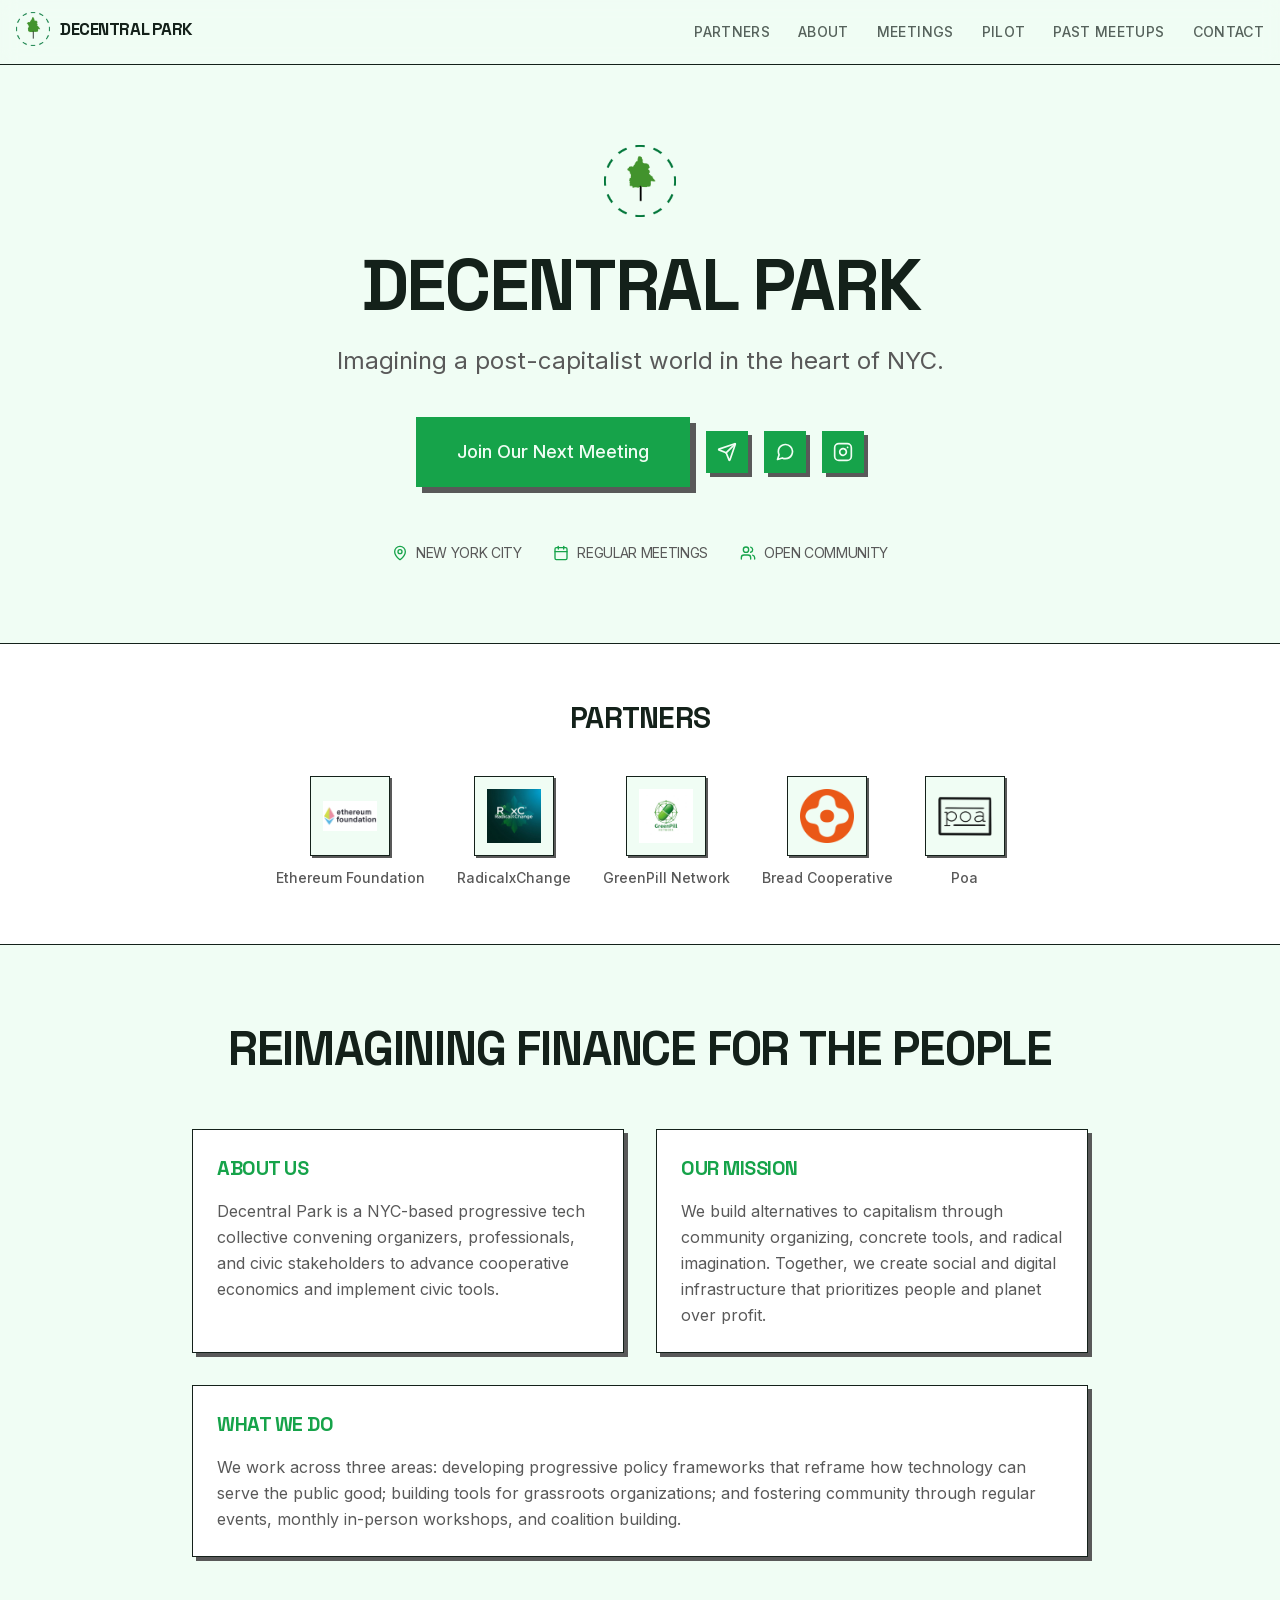
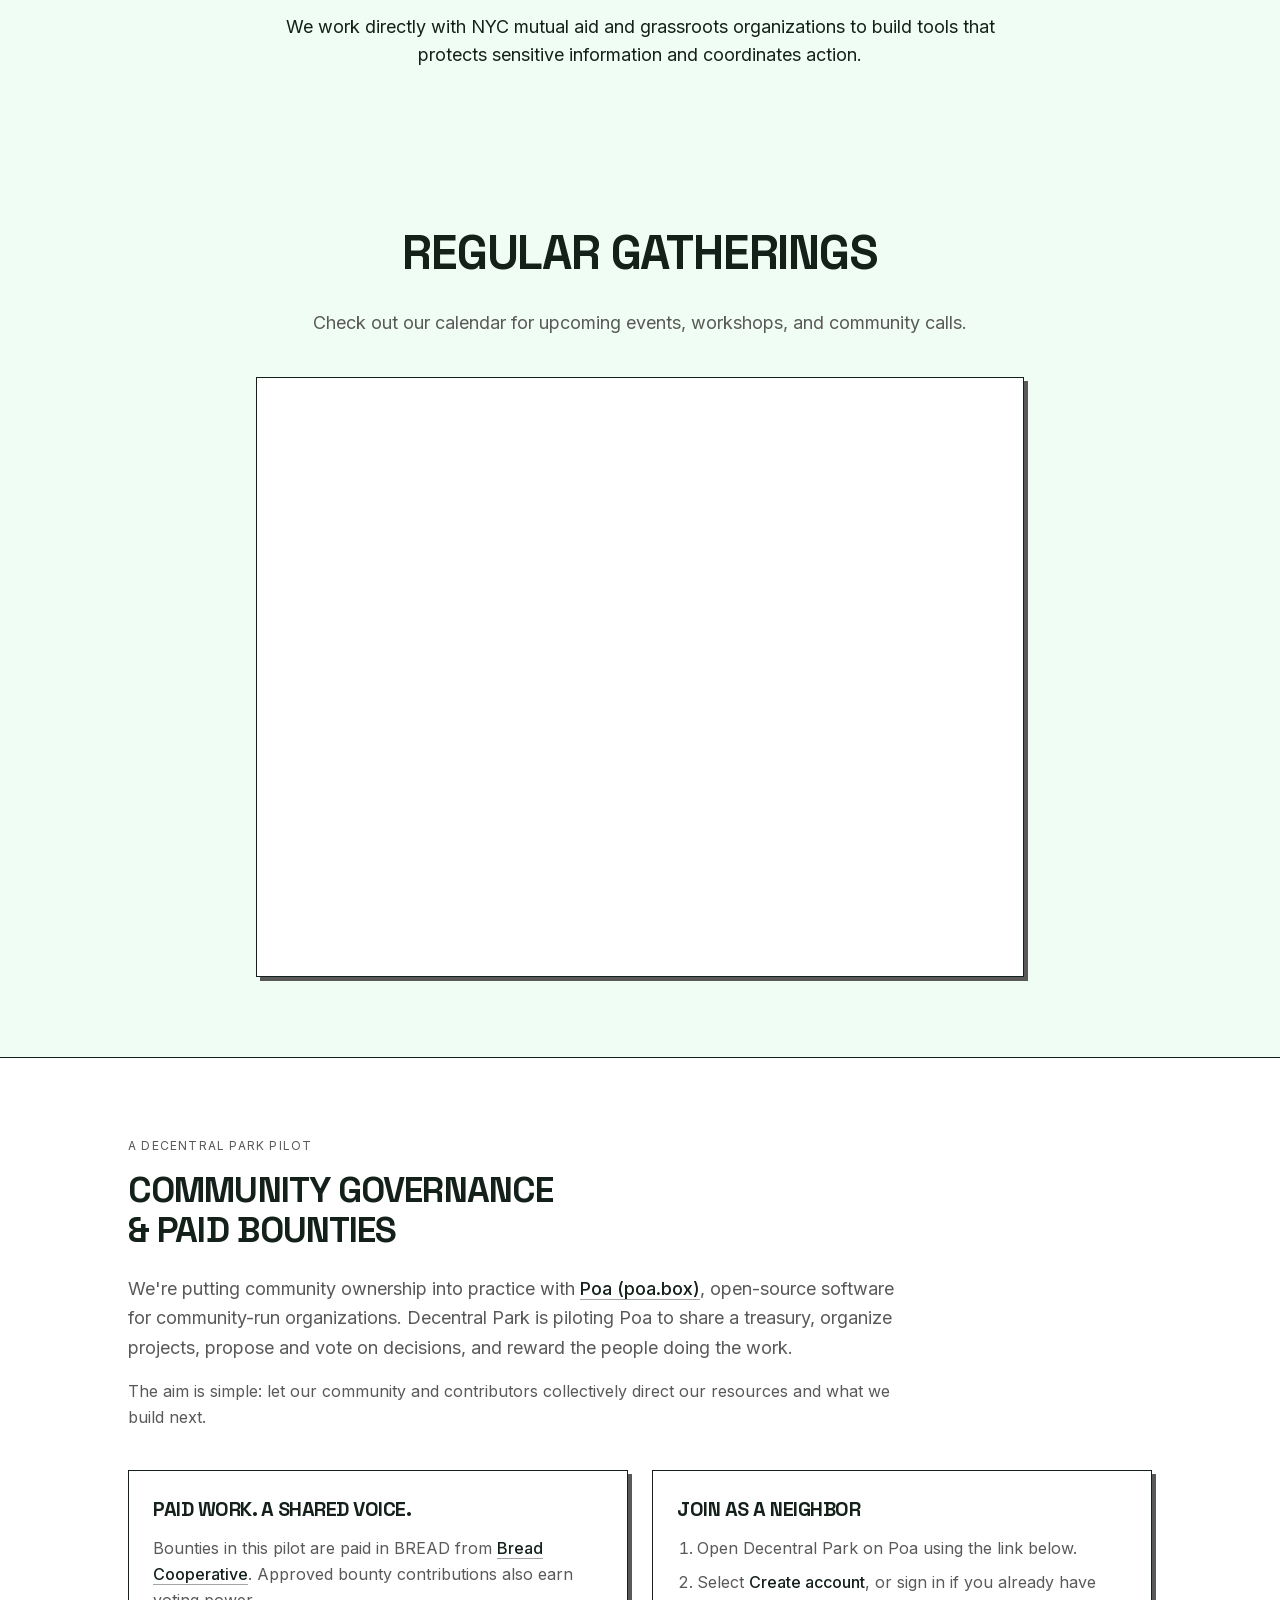
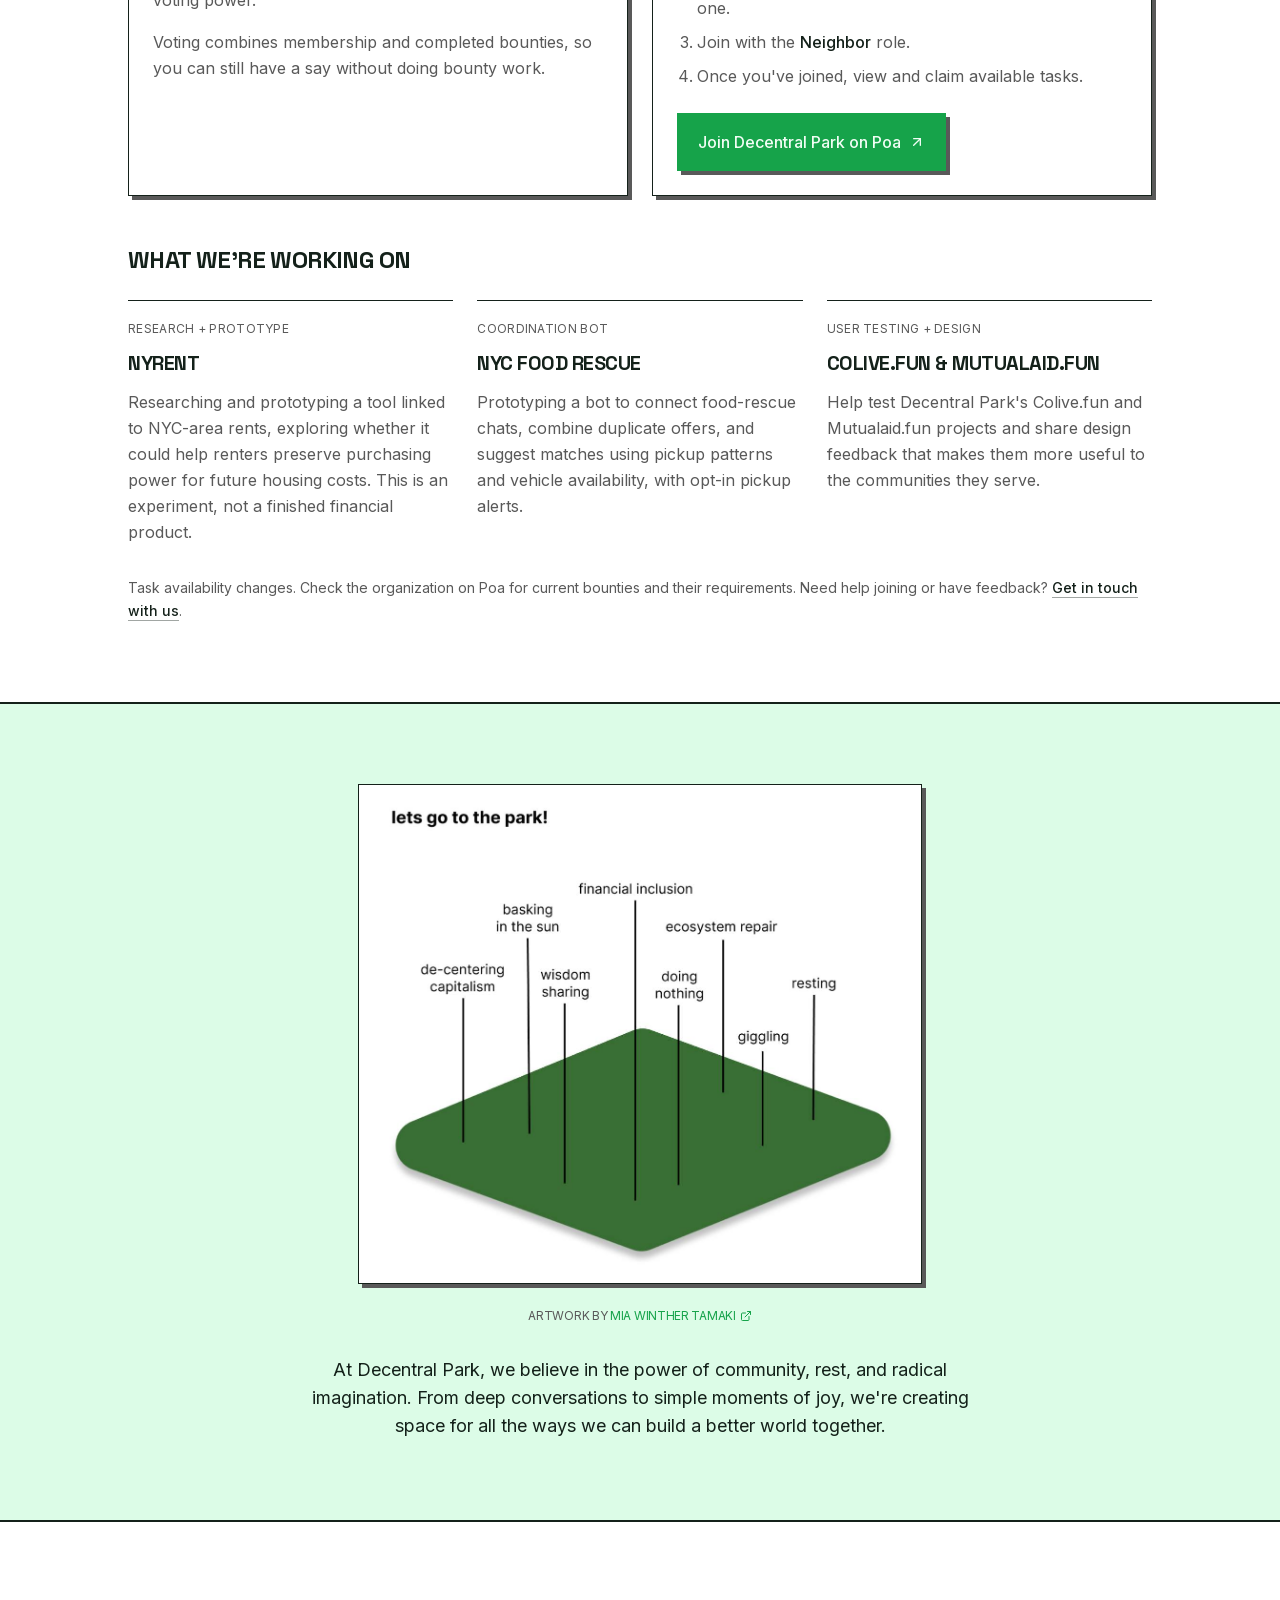
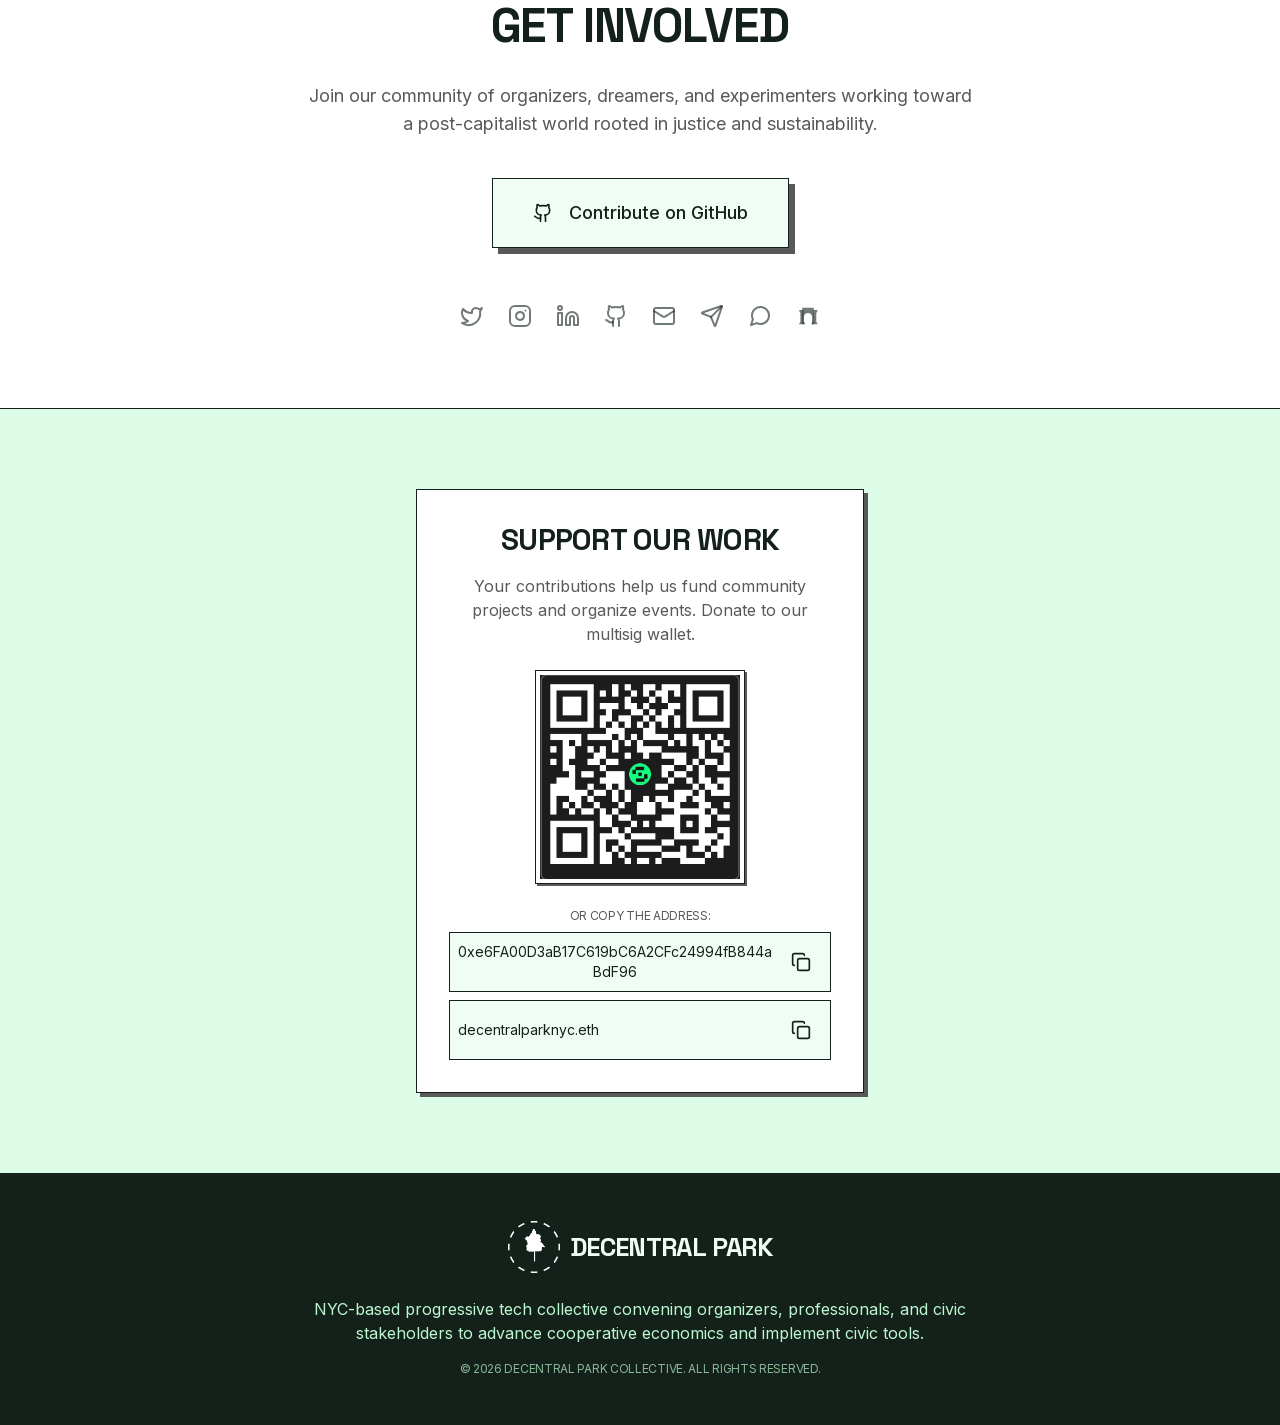
<file: index.html>
<!DOCTYPE html><!--_FNEH_xPzov5iOjbWN_JB--><html lang="en" data-app="fund" class="__variable_49a339 __variable_fa2f99 __variable_6d24ac"><head><meta charSet="utf-8"/><meta name="viewport" content="width=device-width, initial-scale=1"/><link rel="preload" href="/_next/static/media/36966cca54120369-s.p.woff2" as="font" crossorigin="" type="font/woff2"/><link rel="preload" href="/_next/static/media/558ca1a6aa3cb55e-s.p.woff2" as="font" crossorigin="" type="font/woff2"/><link rel="preload" href="/_next/static/media/e4af272ccee01ff0-s.p.woff2" as="font" crossorigin="" type="font/woff2"/><link rel="preload" as="image" href="/images/decentralpark-mark.png"/><link rel="preload" as="image" href="/ethereum-foundation-logo.png"/><link rel="preload" as="image" href="/radicalxchange-rxc-logo.jpg"/><link rel="preload" as="image" href="/greenpill-network-logo-green-pill.jpg"/><link rel="preload" as="image" href="/bread-cooperative-logo.png"/><link rel="preload" as="image" href="/poa-logo.png"/><link rel="preload" as="image" href="/images/park-activities.jpg"/><link rel="stylesheet" href="/_next/static/css/b292b9ec24d08e16.css" data-precedence="next"/><link rel="stylesheet" href="/_next/static/css/d121593f92494ee9.css" data-precedence="next"/><link rel="preload" as="script" fetchPriority="low" href="/_next/static/chunks/webpack-f4da073494d581d5.js"/><script src="/_next/static/chunks/4bd1b696-c023c6e3521b1417.js" async=""></script><script src="/_next/static/chunks/255-bc8b3b9a93d25a64.js" async=""></script><script src="/_next/static/chunks/main-app-50843e9218b1da66.js" async=""></script><script src="/_next/static/chunks/916-06586c9ccf376800.js" async=""></script><script src="/_next/static/chunks/515-12d565e418f67bae.js" async=""></script><script src="/_next/static/chunks/app/page-9577808845629f48.js" async=""></script><meta name="next-size-adjust" content=""/><title>Decentral Park - NYC Progressive Tech Collective</title><meta name="description" content="NYC-based progressive tech collective convening organizers, professionals, and civic stakeholders to advance cooperative economics and implement civic tools."/><meta name="author" content="Decentral Park Collective"/><meta name="keywords" content="post-capitalism,NYC,collective,cooperative economics,community organizing,mutual aid,solidarity economy"/><meta name="creator" content="Decentral Park Collective"/><meta name="publisher" content="Decentral Park Collective"/><meta name="robots" content="index, follow"/><meta name="googlebot" content="index, follow, max-video-preview:-1, max-image-preview:large, max-snippet:-1"/><meta name="google-site-verification" content="your-google-verification-code"/><meta property="og:title" content="Decentral Park - NYC Progressive Tech Collective"/><meta property="og:description" content="NYC-based progressive tech collective convening organizers, professionals, and civic stakeholders to advance cooperative economics and implement civic tools."/><meta property="og:url" content="https://decentralpark.org/"/><meta property="og:site_name" content="Decentral Park"/><meta property="og:locale" content="en_US"/><meta property="og:image" content="http://localhost:3000/og-image.jpg"/><meta property="og:image:width" content="1200"/><meta property="og:image:height" content="630"/><meta property="og:image:alt" content="Decentral Park - NYC Progressive Tech Collective"/><meta property="og:type" content="website"/><meta name="twitter:card" content="summary_large_image"/><meta name="twitter:creator" content="@decentralpark"/><meta name="twitter:title" content="Decentral Park - NYC Progressive Tech Collective"/><meta name="twitter:description" content="NYC-based progressive tech collective convening organizers, professionals, and civic stakeholders to advance cooperative economics and implement civic tools."/><meta name="twitter:image" content="http://localhost:3000/og-image.jpg"/><link rel="icon" href="/favicon.ico" type="image/x-icon" sizes="16x16"/><link rel="apple-touch-icon" href="/apple-icon.png?b0acca49b889628c" type="image/png" sizes="180x180"/><script src="/_next/static/chunks/polyfills-42372ed130431b0a.js" noModule=""></script></head><body class="font-body bg-paper text-ink antialiased"><div hidden=""><!--$--><!--/$--></div><div class="min-h-screen overflow-x-clip bg-paper"><header class="sticky top-0 z-40 border-b border-ink bg-paper/90 backdrop-blur supports-[backdrop-filter]:bg-paper/75"><nav class="container mx-auto flex h-16 items-center justify-between px-4"><a href="#" aria-label="Decentral Park — home" class="shrink-0"><span class="sm:hidden"><img src="/images/decentralpark-mark.png" alt="Decentral Park" width="32" height="32"/></span><span class="hidden sm:inline-flex"><span class="inline-flex items-center gap-2.5"><img src="/images/decentralpark-mark.png" alt="Decentral Park" width="34" height="34"/><span class="font-display font-bold uppercase tracking-tight leading-none text-ink" style="font-size:17px">Decentral Park</span></span></span></a><div class="hidden items-center gap-7 lg:flex"><a href="#partners" class="font-body text-sm font-medium uppercase tracking-wide text-ink/70 hover:text-[var(--accent)] transition-colors">Partners</a><a href="#about" class="font-body text-sm font-medium uppercase tracking-wide text-ink/70 hover:text-[var(--accent)] transition-colors">About</a><a href="#meetings" class="font-body text-sm font-medium uppercase tracking-wide text-ink/70 hover:text-[var(--accent)] transition-colors">Meetings</a><a href="#poa-pilot" class="font-body text-sm font-medium uppercase tracking-wide text-ink/70 hover:text-[var(--accent)] transition-colors">Pilot</a><a href="/past-meetups" class="font-body text-sm font-medium uppercase tracking-wide text-ink/70 hover:text-[var(--accent)] transition-colors">Past Meetups</a><a href="#contact" class="font-body text-sm font-medium uppercase tracking-wide text-ink/70 hover:text-[var(--accent)] transition-colors">Contact</a></div><button type="button" aria-label="Open menu" aria-expanded="false" class="flex h-10 w-10 shrink-0 items-center justify-center text-ink lg:hidden"><svg xmlns="http://www.w3.org/2000/svg" width="24" height="24" viewBox="0 0 24 24" fill="none" stroke="currentColor" stroke-width="2" stroke-linecap="round" stroke-linejoin="round" class="lucide lucide-menu h-7 w-7"><line x1="4" x2="20" y1="12" y2="12"></line><line x1="4" x2="20" y1="6" y2="6"></line><line x1="4" x2="20" y1="18" y2="18"></line></svg></button></nav></header><section class="container mx-auto px-4 py-20 text-center"><div class="max-w-4xl mx-auto"><div class="flex justify-center mb-8"><img src="/images/decentralpark-mark.png" alt="Decentral Park" width="72" height="72"/></div><h1 class="font-display font-bold uppercase tracking-[-0.03em] leading-[0.9] text-4xl sm:text-5xl md:text-7xl text-ink mb-6">Decentral Park</h1><p class="font-body text-xl md:text-2xl text-grey-2 mb-10 leading-relaxed">Imagining a post-capitalist world in the heart of NYC.</p><div class="flex flex-row flex-wrap gap-4 justify-center items-center mb-14"><a href="https://lu.ma/user/usr-WzTqp46PMChk8Xl" target="_blank" rel="noopener noreferrer" class="inline-flex items-center justify-center gap-2 whitespace-nowrap select-none font-body font-medium border transition-[transform,box-shadow,background-color,color] duration-100 ease-out active:translate-x-1 active:translate-y-1 active:shadow-none focus-visible:outline-2 focus-visible:outline-offset-2 focus-visible:outline-ink focus-visible:outline-none disabled:opacity-50 disabled:pointer-events-none [&amp;_svg]:pointer-events-none [&amp;_svg]:shrink-0 bg-[var(--accent)] text-paper border-transparent hover:bg-[var(--accent-hover)] px-10 py-5 text-lg shadow-hard-lg">Join Our Next Meeting</a><a href="https://t.me/+guHaqo9XXpk5ZmNk" target="_blank" rel="noopener noreferrer" title="Join Telegram" class="inline-flex items-center justify-center gap-2 whitespace-nowrap select-none font-body font-medium text-base border transition-[transform,box-shadow,background-color,color] duration-100 ease-out shadow-hard active:translate-x-1 active:translate-y-1 active:shadow-none focus-visible:outline-2 focus-visible:outline-offset-2 focus-visible:outline-ink focus-visible:outline-none disabled:opacity-50 disabled:pointer-events-none [&amp;_svg]:pointer-events-none [&amp;_svg]:shrink-0 bg-[var(--accent)] text-paper border-transparent hover:bg-[var(--accent-hover)] p-2.5 [&amp;_svg]:size-5"><svg xmlns="http://www.w3.org/2000/svg" width="24" height="24" viewBox="0 0 24 24" fill="none" stroke="currentColor" stroke-width="2" stroke-linecap="round" stroke-linejoin="round" class="lucide lucide-send w-5 h-5"><path d="M14.536 21.686a.5.5 0 0 0 .937-.024l6.5-19a.496.496 0 0 0-.635-.635l-19 6.5a.5.5 0 0 0-.024.937l7.93 3.18a2 2 0 0 1 1.112 1.11z"></path><path d="m21.854 2.147-10.94 10.939"></path></svg></a><a href="https://signal.group/#CjQKILyEmoyg-stu3sGG7Aa5pXE3mFi-xp5SheISn8qTMjUuEhBylsAec35xCR-_vDaRg-9u" target="_blank" rel="noopener noreferrer" title="Join Signal" class="inline-flex items-center justify-center gap-2 whitespace-nowrap select-none font-body font-medium text-base border transition-[transform,box-shadow,background-color,color] duration-100 ease-out shadow-hard active:translate-x-1 active:translate-y-1 active:shadow-none focus-visible:outline-2 focus-visible:outline-offset-2 focus-visible:outline-ink focus-visible:outline-none disabled:opacity-50 disabled:pointer-events-none [&amp;_svg]:pointer-events-none [&amp;_svg]:shrink-0 bg-[var(--accent)] text-paper border-transparent hover:bg-[var(--accent-hover)] p-2.5 [&amp;_svg]:size-5"><svg class="w-5 h-5" viewBox="0 0 24 24" fill="none" stroke="currentColor" stroke-width="2" stroke-linecap="round" stroke-linejoin="round"><path d="M21 11.5a8.38 8.38 0 0 1-.9 3.8 8.5 8.5 0 0 1-7.6 4.7 8.38 8.38 0 0 1-3.8-.9L3 21l1.9-5.7a8.38 8.38 0 0 1-.9-3.8 8.5 8.5 0 0 1 4.7-7.6 8.38 8.38 0 0 1 3.8-.9h.5a8.48 8.48 0 0 1 8 8v.5z"></path></svg></a><a href="https://www.instagram.com/decentralparknyc/" target="_blank" rel="noopener noreferrer" title="Follow on Instagram" class="inline-flex items-center justify-center gap-2 whitespace-nowrap select-none font-body font-medium text-base border transition-[transform,box-shadow,background-color,color] duration-100 ease-out shadow-hard active:translate-x-1 active:translate-y-1 active:shadow-none focus-visible:outline-2 focus-visible:outline-offset-2 focus-visible:outline-ink focus-visible:outline-none disabled:opacity-50 disabled:pointer-events-none [&amp;_svg]:pointer-events-none [&amp;_svg]:shrink-0 bg-[var(--accent)] text-paper border-transparent hover:bg-[var(--accent-hover)] p-2.5 [&amp;_svg]:size-5"><svg xmlns="http://www.w3.org/2000/svg" width="24" height="24" viewBox="0 0 24 24" fill="none" stroke="currentColor" stroke-width="2" stroke-linecap="round" stroke-linejoin="round" class="lucide lucide-instagram w-5 h-5"><rect width="20" height="20" x="2" y="2" rx="5" ry="5"></rect><path d="M16 11.37A4 4 0 1 1 12.63 8 4 4 0 0 1 16 11.37z"></path><line x1="17.5" x2="17.51" y1="6.5" y2="6.5"></line></svg></a></div><div class="flex flex-wrap items-center justify-center gap-x-8 gap-y-3 font-mono text-sm uppercase tracking-tight text-grey-2"><div class="flex items-center gap-2"><svg xmlns="http://www.w3.org/2000/svg" width="24" height="24" viewBox="0 0 24 24" fill="none" stroke="currentColor" stroke-width="2" stroke-linecap="round" stroke-linejoin="round" class="lucide lucide-map-pin w-4 h-4 text-[var(--accent)]"><path d="M20 10c0 4.993-5.539 10.193-7.399 11.799a1 1 0 0 1-1.202 0C9.539 20.193 4 14.993 4 10a8 8 0 0 1 16 0"></path><circle cx="12" cy="10" r="3"></circle></svg><span>New York City</span></div><div class="flex items-center gap-2"><svg xmlns="http://www.w3.org/2000/svg" width="24" height="24" viewBox="0 0 24 24" fill="none" stroke="currentColor" stroke-width="2" stroke-linecap="round" stroke-linejoin="round" class="lucide lucide-calendar w-4 h-4 text-[var(--accent)]"><path d="M8 2v4"></path><path d="M16 2v4"></path><rect width="18" height="18" x="3" y="4" rx="2"></rect><path d="M3 10h18"></path></svg><span>Regular Meetings</span></div><div class="flex items-center gap-2"><svg xmlns="http://www.w3.org/2000/svg" width="24" height="24" viewBox="0 0 24 24" fill="none" stroke="currentColor" stroke-width="2" stroke-linecap="round" stroke-linejoin="round" class="lucide lucide-users w-4 h-4 text-[var(--accent)]"><path d="M16 21v-2a4 4 0 0 0-4-4H6a4 4 0 0 0-4 4v2"></path><circle cx="9" cy="7" r="4"></circle><path d="M22 21v-2a4 4 0 0 0-3-3.87"></path><path d="M16 3.13a4 4 0 0 1 0 7.75"></path></svg><span>Open Community</span></div></div></div></section><section id="partners" class="scroll-mt-20 bg-paper-0 border-y border-ink py-14"><div class="container mx-auto px-4"><div class="max-w-4xl mx-auto text-center"><h2 class="font-display font-bold uppercase tracking-tight text-3xl text-ink mb-10">Partners</h2><div class="flex flex-wrap items-center justify-center gap-8"><a href="https://ethereum.foundation" target="_blank" rel="noopener noreferrer" class="group flex flex-col items-center"><div class="w-20 h-20 flex items-center justify-center bg-paper border border-ink shadow-hard-sm p-3 transition-transform group-hover:-translate-x-0.5 group-hover:-translate-y-0.5"><img src="/ethereum-foundation-logo.png" alt="Ethereum Foundation" class="w-full h-full object-contain"/></div><span class="mt-3 font-body text-sm text-grey-2 font-medium group-hover:text-ink">Ethereum Foundation</span></a><a href="https://www.radicalxchange.org" target="_blank" rel="noopener noreferrer" class="group flex flex-col items-center"><div class="w-20 h-20 flex items-center justify-center bg-paper border border-ink shadow-hard-sm p-3 transition-transform group-hover:-translate-x-0.5 group-hover:-translate-y-0.5"><img src="/radicalxchange-rxc-logo.jpg" alt="RadicalxChange" class="w-full h-full object-contain"/></div><span class="mt-3 font-body text-sm text-grey-2 font-medium group-hover:text-ink">RadicalxChange</span></a><a href="https://greenpill.network" target="_blank" rel="noopener noreferrer" class="group flex flex-col items-center"><div class="w-20 h-20 flex items-center justify-center bg-paper border border-ink shadow-hard-sm p-3 transition-transform group-hover:-translate-x-0.5 group-hover:-translate-y-0.5"><img src="/greenpill-network-logo-green-pill.jpg" alt="GreenPill Network" class="w-full h-full object-contain"/></div><span class="mt-3 font-body text-sm text-grey-2 font-medium group-hover:text-ink">GreenPill Network</span></a><a href="https://bread.coop" target="_blank" rel="noopener noreferrer" class="group flex flex-col items-center"><div class="w-20 h-20 flex items-center justify-center bg-paper border border-ink shadow-hard-sm p-3 transition-transform group-hover:-translate-x-0.5 group-hover:-translate-y-0.5"><img src="/bread-cooperative-logo.png" alt="Bread Cooperative" class="w-full h-full object-contain"/></div><span class="mt-3 font-body text-sm text-grey-2 font-medium group-hover:text-ink">Bread Cooperative</span></a><a href="https://poa.box/" target="_blank" rel="noopener noreferrer" class="group flex flex-col items-center"><div class="w-20 h-20 flex items-center justify-center bg-paper border border-ink shadow-hard-sm p-3 transition-transform group-hover:-translate-x-0.5 group-hover:-translate-y-0.5"><img src="/poa-logo.png" alt="" width="1007" height="756" class="w-full h-full object-contain"/></div><span class="mt-3 font-body text-sm text-grey-2 font-medium group-hover:text-ink">Poa</span></a></div></div></div></section><section id="about" class="bg-paper py-20"><div class="container mx-auto px-4"><div class="max-w-4xl mx-auto"><h2 class="font-display font-bold uppercase tracking-[-0.025em] leading-none text-4xl md:text-5xl text-center text-ink mb-14">Reimagining Finance for the People</h2><div class="grid md:grid-cols-2 gap-8 mb-8"><div class="border border-ink bg-paper-0 text-ink shadow-hard"><div class="p-6"><h3 class="font-display font-bold uppercase tracking-tight text-xl text-[var(--accent)] mb-4">About Us</h3><p class="font-body text-grey-2 leading-relaxed">Decentral Park is a NYC-based progressive tech collective convening organizers, professionals, and civic stakeholders to advance cooperative economics and implement civic tools.</p></div></div><div class="border border-ink bg-paper-0 text-ink shadow-hard"><div class="p-6"><h3 class="font-display font-bold uppercase tracking-tight text-xl text-[var(--accent)] mb-4">Our Mission</h3><p class="font-body text-grey-2 leading-relaxed">We build alternatives to capitalism through community organizing, concrete tools, and radical imagination. Together, we create social and digital infrastructure that prioritizes people and planet over profit.</p></div></div></div><div class="mb-14"><div class="border border-ink bg-paper-0 text-ink shadow-hard"><div class="p-6"><h3 class="font-display font-bold uppercase tracking-tight text-xl text-[var(--accent)] mb-4">What We Do</h3><p class="font-body text-grey-2 leading-relaxed">We work across three areas: developing progressive policy frameworks that reframe how technology can serve the public good; building tools for grassroots organizations; and fostering community through regular events, monthly in-person workshops, and coalition building.</p></div></div></div><div class="text-center"><p class="font-body text-lg text-ink max-w-3xl mx-auto">We work directly with NYC mutual aid and grassroots organizations to build tools that protects sensitive information and coordinates action.</p></div></div></div></section><section id="meetings" class="bg-paper py-20"><div class="container mx-auto px-4"><div class="max-w-4xl mx-auto text-center"><h2 class="font-display font-bold uppercase tracking-tight text-4xl md:text-5xl text-ink mb-8">Regular Gatherings</h2><p class="font-body text-lg text-grey-2 mb-10 max-w-2xl mx-auto">Check out our calendar for upcoming events, workshops, and community calls.</p><div class="w-full max-w-3xl mx-auto"><iframe src="https://lu.ma/embed/calendar/cal-LTmdzQUVscVHodG/events" title="Decentral Park events calendar" class="w-full h-[600px] border border-ink shadow-hard bg-paper-0" allowFullScreen="" aria-hidden="false" tabindex="0"></iframe></div></div></div></section><section id="poa-pilot" aria-labelledby="poa-pilot-title" class="scroll-mt-20 border-y border-ink bg-paper-0 py-16 md:py-20"><div class="container mx-auto px-4"><div class="max-w-5xl mx-auto"><div class="max-w-3xl mb-10"><p class="font-mono text-xs uppercase tracking-widest text-grey-2 mb-4">A Decentral Park pilot</p><h2 id="poa-pilot-title" class="font-display font-bold uppercase tracking-tight text-3xl md:text-4xl text-ink mb-6">Community governance<br class="hidden sm:block"/> &amp; paid bounties</h2><p class="font-body text-lg text-grey-2 leading-relaxed mb-4">We&#x27;re putting community ownership into practice with<!-- --> <a href="https://poa.box/" class="font-medium text-ink underline underline-offset-4 decoration-ink/40 hover:decoration-ink focus-visible:outline focus-visible:outline-2 focus-visible:outline-offset-4">Poa (poa.box)</a>, open-source software for community-run organizations. Decentral Park is piloting Poa to share a treasury, organize projects, propose and vote on decisions, and reward the people doing the work.</p><p class="font-body text-grey-2 leading-relaxed">The aim is simple: let our community and contributors collectively direct our resources and what we build next.</p></div><div class="grid md:grid-cols-2 gap-6 mb-12"><div class="border border-ink bg-paper-0 text-ink shadow-hard h-full"><div class="p-6"><h3 class="font-display font-bold uppercase tracking-tight text-xl text-ink mb-3">Paid work. A shared voice.</h3><p class="font-body text-grey-2 leading-relaxed mb-4">Bounties in this pilot are paid in BREAD from<!-- --> <a href="https://bread.coop/" class="font-medium text-ink underline underline-offset-4 decoration-ink/40 hover:decoration-ink focus-visible:outline focus-visible:outline-2 focus-visible:outline-offset-4">Bread Cooperative</a>. Approved bounty contributions also earn voting power.</p><p class="font-body text-grey-2 leading-relaxed">Voting combines membership and completed bounties, so you can still have a say without doing bounty work.</p></div></div><div class="border border-ink bg-paper-0 text-ink shadow-hard h-full"><div class="p-6"><h3 class="font-display font-bold uppercase tracking-tight text-xl text-ink mb-3">Join as a Neighbor</h3><ol class="list-decimal pl-5 space-y-2 font-body text-grey-2 leading-relaxed mb-6"><li>Open Decentral Park on Poa using the link below.</li><li>Select <strong class="font-medium text-ink">Create account</strong>, or sign in if you already have one.</li><li>Join with the <strong class="font-medium text-ink">Neighbor</strong> role.</li><li>Once you&#x27;ve joined, view and claim available tasks.</li></ol><a href="https://poa.box/join/?org=Decentral+Park" class="inline-flex items-center justify-center gap-2 select-none font-body font-medium text-base border transition-[transform,box-shadow,background-color,color] duration-100 ease-out shadow-hard active:translate-x-1 active:translate-y-1 active:shadow-none focus-visible:outline-2 focus-visible:outline-offset-2 focus-visible:outline-ink focus-visible:outline-none disabled:opacity-50 disabled:pointer-events-none [&amp;_svg]:pointer-events-none [&amp;_svg]:shrink-0 bg-[var(--accent)] text-paper border-transparent hover:bg-[var(--accent-hover)] py-4 w-full sm:w-auto whitespace-normal text-center px-5">Join Decentral Park on Poa <svg xmlns="http://www.w3.org/2000/svg" width="24" height="24" viewBox="0 0 24 24" fill="none" stroke="currentColor" stroke-width="2" stroke-linecap="round" stroke-linejoin="round" class="lucide lucide-arrow-up-right h-4 w-4" aria-hidden="true"><path d="M7 7h10v10"></path><path d="M7 17 17 7"></path></svg></a></div></div></div><h3 class="font-display font-bold uppercase tracking-tight text-2xl text-ink mb-6">What we&#x27;re working on</h3><div class="grid md:grid-cols-3 gap-6"><article class="border-t border-ink pt-5"><p class="font-mono text-xs uppercase tracking-wide text-grey-2 mb-3">Research + prototype</p><h4 class="font-display font-bold uppercase tracking-tight text-xl text-ink mb-3">NYRENT</h4><p class="font-body text-grey-2 leading-relaxed">Researching and prototyping a tool linked to NYC-area rents, exploring whether it could help renters preserve purchasing power for future housing costs. This is an experiment, not a finished financial product.</p></article><article class="border-t border-ink pt-5"><p class="font-mono text-xs uppercase tracking-wide text-grey-2 mb-3">Coordination bot</p><h4 class="font-display font-bold uppercase tracking-tight text-xl text-ink mb-3">NYC Food Rescue</h4><p class="font-body text-grey-2 leading-relaxed">Prototyping a bot to connect food-rescue chats, combine duplicate offers, and suggest matches using pickup patterns and vehicle availability, with opt-in pickup alerts.</p></article><article class="border-t border-ink pt-5"><p class="font-mono text-xs uppercase tracking-wide text-grey-2 mb-3">User testing + design</p><h4 class="font-display font-bold uppercase tracking-tight text-xl text-ink mb-3">Colive.fun &amp; Mutualaid.fun</h4><p class="font-body text-grey-2 leading-relaxed">Help test Decentral Park&#x27;s Colive.fun and Mutualaid.fun projects and share design feedback that makes them more useful to the communities they serve.</p></article></div><p class="font-body text-sm text-grey-2 leading-relaxed mt-8">Task availability changes. Check the organization on Poa for current bounties and their requirements. Need help joining or have feedback? <a href="#contact" class="font-medium text-ink underline underline-offset-4 decoration-ink/40 hover:decoration-ink focus-visible:outline focus-visible:outline-2 focus-visible:outline-offset-4">Get in touch with us</a>.</p></div></div></section><section class="bg-paper-1 border-y border-ink py-20"><div class="container mx-auto px-4"><div class="max-w-4xl mx-auto text-center"><div class="mb-6 flex justify-center"><img src="/images/park-activities.jpg" alt="Let&#x27;s go to the park! - An illustration showing various activities like de-centering capitalism, basking in the sun, wisdom sharing, financial inclusion, doing nothing, ecosystem repair, giggling, and resting" class="mx-auto max-w-full h-auto border border-ink shadow-hard bg-paper-0" style="max-height:500px"/></div><div class="mb-8"><p class="font-mono text-xs uppercase tracking-tight text-grey-2 mb-2">Artwork by<!-- --> <a href="https://zora.co/collect/zora:0x7c6035dcf9846074dd5e18af1a36fd88651ba892/1?referrer=0x1eff547e423a315d75f490c6b3a481bec8389648" target="_blank" rel="noopener noreferrer" class="text-[var(--accent)] hover:underline inline-flex items-center gap-1">Mia Winther Tamaki<svg xmlns="http://www.w3.org/2000/svg" width="24" height="24" viewBox="0 0 24 24" fill="none" stroke="currentColor" stroke-width="2" stroke-linecap="round" stroke-linejoin="round" class="lucide lucide-external-link w-3 h-3"><path d="M15 3h6v6"></path><path d="M10 14 21 3"></path><path d="M18 13v6a2 2 0 0 1-2 2H5a2 2 0 0 1-2-2V8a2 2 0 0 1 2-2h6"></path></svg></a></p></div><p class="font-body text-lg text-ink max-w-2xl mx-auto">At Decentral Park, we believe in the power of community, rest, and radical imagination. From deep conversations to simple moments of joy, we&#x27;re creating space for all the ways we can build a better world together.</p></div></div></section><section id="contact" class="bg-paper-0 border-t border-ink py-20"><div class="container mx-auto px-4"><div class="max-w-4xl mx-auto text-center"><h2 class="font-display font-bold uppercase tracking-tight text-4xl md:text-5xl text-ink mb-8">Get Involved</h2><p class="font-body text-lg text-grey-2 mb-10 max-w-2xl mx-auto">Join our community of organizers, dreamers, and experimenters working toward a post-capitalist world rooted in justice and sustainability.</p><div class="flex justify-center mb-14"><a href="https://github.com/decentralparknyc/decentralparknyc" target="_blank" rel="noopener noreferrer" class="inline-flex items-center justify-center gap-2 whitespace-nowrap select-none font-body font-medium border transition-[transform,box-shadow,background-color,color] duration-100 ease-out active:translate-x-1 active:translate-y-1 active:shadow-none focus-visible:outline-2 focus-visible:outline-offset-2 focus-visible:outline-ink focus-visible:outline-none disabled:opacity-50 disabled:pointer-events-none [&amp;_svg]:pointer-events-none [&amp;_svg]:shrink-0 bg-paper text-ink border-ink hover:bg-paper-1 px-10 py-5 text-lg shadow-hard-lg"><svg xmlns="http://www.w3.org/2000/svg" width="24" height="24" viewBox="0 0 24 24" fill="none" stroke="currentColor" stroke-width="2" stroke-linecap="round" stroke-linejoin="round" class="lucide lucide-github w-5 h-5 mr-2"><path d="M15 22v-4a4.8 4.8 0 0 0-1-3.5c3 0 6-2 6-5.5.08-1.25-.27-2.48-1-3.5.28-1.15.28-2.35 0-3.5 0 0-1 0-3 1.5-2.64-.5-5.36-.5-8 0C6 2 5 2 5 2c-.3 1.15-.3 2.35 0 3.5A5.403 5.403 0 0 0 4 9c0 3.5 3 5.5 6 5.5-.39.49-.68 1.05-.85 1.65-.17.6-.22 1.23-.15 1.85v4"></path><path d="M9 18c-4.51 2-5-2-7-2"></path></svg>Contribute on GitHub</a></div><div class="flex flex-wrap justify-center gap-6"><a href="https://x.com/decentralparkny" target="_blank" rel="noopener noreferrer" class="text-ink/60 hover:text-[var(--accent)] transition-colors"><svg xmlns="http://www.w3.org/2000/svg" width="24" height="24" viewBox="0 0 24 24" fill="none" stroke="currentColor" stroke-width="2" stroke-linecap="round" stroke-linejoin="round" class="lucide lucide-twitter w-6 h-6"><path d="M22 4s-.7 2.1-2 3.4c1.6 10-9.4 17.3-18 11.6 2.2.1 4.4-.6 6-2C3 15.5.5 9.6 3 5c2.2 2.6 5.6 4.1 9 4-.9-4.2 4-6.6 7-3.8 1.1 0 3-1.2 3-1.2z"></path></svg></a><a href="https://www.instagram.com/decentralparknyc/" target="_blank" rel="noopener noreferrer" class="text-ink/60 hover:text-[var(--accent)] transition-colors" title="Follow on Instagram"><svg xmlns="http://www.w3.org/2000/svg" width="24" height="24" viewBox="0 0 24 24" fill="none" stroke="currentColor" stroke-width="2" stroke-linecap="round" stroke-linejoin="round" class="lucide lucide-instagram w-6 h-6"><rect width="20" height="20" x="2" y="2" rx="5" ry="5"></rect><path d="M16 11.37A4 4 0 1 1 12.63 8 4 4 0 0 1 16 11.37z"></path><line x1="17.5" x2="17.51" y1="6.5" y2="6.5"></line></svg></a><a href="https://www.linkedin.com/company/decentral-park/" target="_blank" rel="noopener noreferrer" class="text-ink/60 hover:text-[var(--accent)] transition-colors" title="Follow on LinkedIn"><svg xmlns="http://www.w3.org/2000/svg" width="24" height="24" viewBox="0 0 24 24" fill="none" stroke="currentColor" stroke-width="2" stroke-linecap="round" stroke-linejoin="round" class="lucide lucide-linkedin w-6 h-6"><path d="M16 8a6 6 0 0 1 6 6v7h-4v-7a2 2 0 0 0-2-2 2 2 0 0 0-2 2v7h-4v-7a6 6 0 0 1 6-6z"></path><rect width="4" height="12" x="2" y="9"></rect><circle cx="4" cy="4" r="2"></circle></svg></a><a href="https://github.com/decentralparknyc/decentralparknyc" target="_blank" rel="noopener noreferrer" class="text-ink/60 hover:text-[var(--accent)] transition-colors"><svg xmlns="http://www.w3.org/2000/svg" width="24" height="24" viewBox="0 0 24 24" fill="none" stroke="currentColor" stroke-width="2" stroke-linecap="round" stroke-linejoin="round" class="lucide lucide-github w-6 h-6"><path d="M15 22v-4a4.8 4.8 0 0 0-1-3.5c3 0 6-2 6-5.5.08-1.25-.27-2.48-1-3.5.28-1.15.28-2.35 0-3.5 0 0-1 0-3 1.5-2.64-.5-5.36-.5-8 0C6 2 5 2 5 2c-.3 1.15-.3 2.35 0 3.5A5.403 5.403 0 0 0 4 9c0 3.5 3 5.5 6 5.5-.39.49-.68 1.05-.85 1.65-.17.6-.22 1.23-.15 1.85v4"></path><path d="M9 18c-4.51 2-5-2-7-2"></path></svg></a><a href="mailto:nycryptoleft@gmail.com" class="text-ink/60 hover:text-[var(--accent)] transition-colors"><svg xmlns="http://www.w3.org/2000/svg" width="24" height="24" viewBox="0 0 24 24" fill="none" stroke="currentColor" stroke-width="2" stroke-linecap="round" stroke-linejoin="round" class="lucide lucide-mail w-6 h-6"><rect width="20" height="16" x="2" y="4" rx="2"></rect><path d="m22 7-8.97 5.7a1.94 1.94 0 0 1-2.06 0L2 7"></path></svg></a><a href="https://t.me/+guHaqo9XXpk5ZmNk" target="_blank" rel="noopener noreferrer" class="text-ink/60 hover:text-[var(--accent)] transition-colors" title="Join Telegram"><svg xmlns="http://www.w3.org/2000/svg" width="24" height="24" viewBox="0 0 24 24" fill="none" stroke="currentColor" stroke-width="2" stroke-linecap="round" stroke-linejoin="round" class="lucide lucide-send w-6 h-6"><path d="M14.536 21.686a.5.5 0 0 0 .937-.024l6.5-19a.496.496 0 0 0-.635-.635l-19 6.5a.5.5 0 0 0-.024.937l7.93 3.18a2 2 0 0 1 1.112 1.11z"></path><path d="m21.854 2.147-10.94 10.939"></path></svg></a><a href="https://signal.group/#CjQKILyEmoyg-stu3sGG7Aa5pXE3mFi-xp5SheISn8qTMjUuEhBylsAec35xCR-_vDaRg-9u" target="_blank" rel="noopener noreferrer" class="text-ink/60 hover:text-[var(--accent)] transition-colors" title="Join Signal"><svg class="w-6 h-6" viewBox="0 0 24 24" fill="none" stroke="currentColor" stroke-width="2" stroke-linecap="round" stroke-linejoin="round"><path d="M21 11.5a8.38 8.38 0 0 1-.9 3.8 8.5 8.5 0 0 1-7.6 4.7 8.38 8.38 0 0 1-3.8-.9L3 21l1.9-5.7a8.38 8.38 0 0 1-.9-3.8 8.5 8.5 0 0 1 4.7-7.6 8.38 8.38 0 0 1 3.8-.9h.5a8.48 8.48 0 0 1 8 8v.5z"></path></svg></a><a href="https://farcaster.xyz/decentralpark" target="_blank" rel="noopener noreferrer" class="text-ink/60 hover:text-[var(--accent)] transition-colors" title="Follow on Farcaster"><svg class="w-6 h-6" viewBox="0 0 1000 1000" fill="currentColor" xmlns="http://www.w3.org/2000/svg"><path d="M257.778 155.556H742.222V844.445H671.111V528.889H670.414C662.554 441.677 589.258 373.333 500 373.333C410.742 373.333 337.446 441.677 329.586 528.889H328.889V844.445H257.778V155.556Z"></path><path d="M128.889 253.333L157.778 351.111H182.222V746.667C169.949 746.667 160 756.616 160 768.889V795.556H155.556C143.283 795.556 133.333 805.505 133.333 817.778V844.445H382.222V817.778C382.222 805.505 372.273 795.556 360 795.556H355.556V768.889C355.556 756.616 345.606 746.667 333.333 746.667H306.667V253.333H128.889Z"></path><path d="M693.333 746.667C681.06 746.667 671.111 756.616 671.111 768.889V795.556H666.667C654.394 795.556 644.444 805.505 644.444 817.778V844.445H893.333V817.778C893.333 805.505 883.384 795.556 871.111 795.556H866.667V768.889C866.667 756.616 856.717 746.667 844.444 746.667V351.111H868.889L897.778 253.333H720V746.667H693.333Z"></path></svg></a></div></div></div></section><section id="donate" class="bg-paper-1 border-t border-ink py-20"><div class="container mx-auto px-4"><div class="max-w-md mx-auto text-center bg-paper-0 p-8 border border-ink shadow-hard"><h2 class="font-display font-bold uppercase tracking-tight text-3xl text-ink mb-4">Support Our Work</h2><p class="font-body text-grey-2 mb-6">Your contributions help us fund community projects and organize events. Donate to our multisig wallet.</p><div class="flex justify-center mb-6"><div class="border border-ink shadow-hard-sm bg-paper-0 p-1"><img alt="Multisig Wallet QR Code" loading="lazy" width="200" height="200" decoding="async" data-nimg="1" style="color:transparent" src="/images/multisig-qr-code.png"/></div></div><div class="mt-4"><p class="font-mono text-xs uppercase tracking-tight text-grey-2 mb-2">Or copy the address:</p><div class="flex items-center justify-between bg-paper border border-ink p-2"><code class="font-mono text-sm text-ink break-all">0xe6FA00D3aB17C619bC6A2CFc24994fB844aBdF96</code><button class="inline-flex items-center justify-center gap-2 whitespace-nowrap select-none font-body font-medium text-base border transition-[transform,box-shadow,background-color,color] duration-100 ease-out shadow-hard active:shadow-none focus-visible:outline-2 focus-visible:outline-offset-2 focus-visible:outline-ink focus-visible:outline-none disabled:opacity-50 disabled:pointer-events-none [&amp;_svg]:pointer-events-none [&amp;_svg]:shrink-0 border-transparent shadow-none active:translate-x-0 active:translate-y-0 hover:bg-paper-1 text-ink p-2.5 [&amp;_svg]:size-5 ml-2"><svg xmlns="http://www.w3.org/2000/svg" width="24" height="24" viewBox="0 0 24 24" fill="none" stroke="currentColor" stroke-width="2" stroke-linecap="round" stroke-linejoin="round" class="lucide lucide-copy w-4 h-4"><rect width="14" height="14" x="8" y="8" rx="2" ry="2"></rect><path d="M4 16c-1.1 0-2-.9-2-2V4c0-1.1.9-2 2-2h10c1.1 0 2 .9 2 2"></path></svg></button></div><div class="flex items-center justify-between bg-paper border border-ink p-2 mt-2"><code class="font-mono text-sm text-ink">decentralparknyc.eth</code><button class="inline-flex items-center justify-center gap-2 whitespace-nowrap select-none font-body font-medium text-base border transition-[transform,box-shadow,background-color,color] duration-100 ease-out shadow-hard active:shadow-none focus-visible:outline-2 focus-visible:outline-offset-2 focus-visible:outline-ink focus-visible:outline-none disabled:opacity-50 disabled:pointer-events-none [&amp;_svg]:pointer-events-none [&amp;_svg]:shrink-0 border-transparent shadow-none active:translate-x-0 active:translate-y-0 hover:bg-paper-1 text-ink p-2.5 [&amp;_svg]:size-5 ml-2"><svg xmlns="http://www.w3.org/2000/svg" width="24" height="24" viewBox="0 0 24 24" fill="none" stroke="currentColor" stroke-width="2" stroke-linecap="round" stroke-linejoin="round" class="lucide lucide-copy w-4 h-4"><rect width="14" height="14" x="8" y="8" rx="2" ry="2"></rect><path d="M4 16c-1.1 0-2-.9-2-2V4c0-1.1.9-2 2-2h10c1.1 0 2 .9 2 2"></path></svg></button></div></div></div></div></section><footer class="bg-ink text-paper py-12"><div class="container mx-auto px-4 text-center"><div class="flex items-center justify-center mb-6"><span class="inline-flex items-center gap-2.5"><img src="/images/decentralpark-mark.png" alt="Decentral Park" width="52" height="52" style="filter:brightness(0) saturate(100%) invert(100%)"/><span class="font-display font-bold uppercase tracking-tight leading-none text-paper" style="font-size:26px">Decentral Park</span></span></div><p class="font-body text-paper-2 mb-4 max-w-2xl mx-auto">NYC-based progressive tech collective convening organizers, professionals, and civic stakeholders to advance cooperative economics and implement civic tools.</p><p class="font-mono text-xs uppercase tracking-tight text-paper-2/70">© 2026 Decentral Park Collective. All rights reserved.</p></div></footer></div><!--$--><!--/$--><script src="/_next/static/chunks/webpack-f4da073494d581d5.js" id="_R_" async=""></script><script>(self.__next_f=self.__next_f||[]).push([0])</script><script>self.__next_f.push([1,"1:\"$Sreact.fragment\"\n2:I[9766,[],\"\"]\n3:I[8924,[],\"\"]\n4:I[6729,[\"916\",\"static/chunks/916-06586c9ccf376800.js\",\"515\",\"static/chunks/515-12d565e418f67bae.js\",\"974\",\"static/chunks/app/page-9577808845629f48.js\"],\"default\"]\n5:I[4431,[],\"OutletBoundary\"]\n7:I[5278,[],\"AsyncMetadataOutlet\"]\n9:I[4431,[],\"ViewportBoundary\"]\nb:I[4431,[],\"MetadataBoundary\"]\nc:\"$Sreact.suspense\"\ne:I[7150,[],\"\"]\n:HL[\"/_next/static/media/36966cca54120369-s.p.woff2\",\"font\",{\"crossOrigin\":\"\",\"type\":\"font/woff2\"}]\n:HL[\"/_next/static/media/558ca1a6aa3cb55e-s.p.woff2\",\"font\",{\"crossOrigin\":\"\",\"type\":\"font/woff2\"}]\n:HL[\"/_next/static/media/e4af272ccee01ff0-s.p.woff2\",\"font\",{\"crossOrigin\":\"\",\"type\":\"font/woff2\"}]\n:HL[\"/_next/static/css/b292b9ec24d08e16.css\",\"style\"]\n:HL[\"/_next/static/css/d121593f92494ee9.css\",\"style\"]\n"])</script><script>self.__next_f.push([1,"0:{\"P\":null,\"b\":\"-FNEH-xPzov5iOjbWN-JB\",\"p\":\"\",\"c\":[\"\",\"\"],\"i\":false,\"f\":[[[\"\",{\"children\":[\"__PAGE__\",{}]},\"$undefined\",\"$undefined\",true],[\"\",[\"$\",\"$1\",\"c\",{\"children\":[[[\"$\",\"link\",\"0\",{\"rel\":\"stylesheet\",\"href\":\"/_next/static/css/b292b9ec24d08e16.css\",\"precedence\":\"next\",\"crossOrigin\":\"$undefined\",\"nonce\":\"$undefined\"}],[\"$\",\"link\",\"1\",{\"rel\":\"stylesheet\",\"href\":\"/_next/static/css/d121593f92494ee9.css\",\"precedence\":\"next\",\"crossOrigin\":\"$undefined\",\"nonce\":\"$undefined\"}]],[\"$\",\"html\",null,{\"lang\":\"en\",\"data-app\":\"fund\",\"className\":\"__variable_49a339 __variable_fa2f99 __variable_6d24ac\",\"children\":[\"$\",\"body\",null,{\"className\":\"font-body bg-paper text-ink antialiased\",\"children\":[\"$\",\"$L2\",null,{\"parallelRouterKey\":\"children\",\"error\":\"$undefined\",\"errorStyles\":\"$undefined\",\"errorScripts\":\"$undefined\",\"template\":[\"$\",\"$L3\",null,{}],\"templateStyles\":\"$undefined\",\"templateScripts\":\"$undefined\",\"notFound\":[[[\"$\",\"title\",null,{\"children\":\"404: This page could not be found.\"}],[\"$\",\"div\",null,{\"style\":{\"fontFamily\":\"system-ui,\\\"Segoe UI\\\",Roboto,Helvetica,Arial,sans-serif,\\\"Apple Color Emoji\\\",\\\"Segoe UI Emoji\\\"\",\"height\":\"100vh\",\"textAlign\":\"center\",\"display\":\"flex\",\"flexDirection\":\"column\",\"alignItems\":\"center\",\"justifyContent\":\"center\"},\"children\":[\"$\",\"div\",null,{\"children\":[[\"$\",\"style\",null,{\"dangerouslySetInnerHTML\":{\"__html\":\"body{color:#000;background:#fff;margin:0}.next-error-h1{border-right:1px solid rgba(0,0,0,.3)}@media (prefers-color-scheme:dark){body{color:#fff;background:#000}.next-error-h1{border-right:1px solid rgba(255,255,255,.3)}}\"}}],[\"$\",\"h1\",null,{\"className\":\"next-error-h1\",\"style\":{\"display\":\"inline-block\",\"margin\":\"0 20px 0 0\",\"padding\":\"0 23px 0 0\",\"fontSize\":24,\"fontWeight\":500,\"verticalAlign\":\"top\",\"lineHeight\":\"49px\"},\"children\":404}],[\"$\",\"div\",null,{\"style\":{\"display\":\"inline-block\"},\"children\":[\"$\",\"h2\",null,{\"style\":{\"fontSize\":14,\"fontWeight\":400,\"lineHeight\":\"49px\",\"margin\":0},\"children\":\"This page could not be found.\"}]}]]}]}]],[]],\"forbidden\":\"$undefined\",\"unauthorized\":\"$undefined\"}]}]}]]}],{\"children\":[\"__PAGE__\",[\"$\",\"$1\",\"c\",{\"children\":[[\"$\",\"$L4\",null,{}],null,[\"$\",\"$L5\",null,{\"children\":[\"$L6\",[\"$\",\"$L7\",null,{\"promise\":\"$@8\"}]]}]]}],{},null,false]},null,false],[\"$\",\"$1\",\"h\",{\"children\":[null,[[\"$\",\"$L9\",null,{\"children\":\"$La\"}],[\"$\",\"meta\",null,{\"name\":\"next-size-adjust\",\"content\":\"\"}]],[\"$\",\"$Lb\",null,{\"children\":[\"$\",\"div\",null,{\"hidden\":true,\"children\":[\"$\",\"$c\",null,{\"fallback\":null,\"children\":\"$Ld\"}]}]}]]}],false]],\"m\":\"$undefined\",\"G\":[\"$e\",[]],\"s\":false,\"S\":true}\n"])</script><script>self.__next_f.push([1,"a:[[\"$\",\"meta\",\"0\",{\"charSet\":\"utf-8\"}],[\"$\",\"meta\",\"1\",{\"name\":\"viewport\",\"content\":\"width=device-width, initial-scale=1\"}]]\n6:null\n"])</script><script>self.__next_f.push([1,"f:I[622,[],\"IconMark\"]\n"])</script><script>self.__next_f.push([1,"8:{\"metadata\":[[\"$\",\"title\",\"0\",{\"children\":\"Decentral Park - NYC Progressive Tech Collective\"}],[\"$\",\"meta\",\"1\",{\"name\":\"description\",\"content\":\"NYC-based progressive tech collective convening organizers, professionals, and civic stakeholders to advance cooperative economics and implement civic tools.\"}],[\"$\",\"meta\",\"2\",{\"name\":\"author\",\"content\":\"Decentral Park Collective\"}],[\"$\",\"meta\",\"3\",{\"name\":\"keywords\",\"content\":\"post-capitalism,NYC,collective,cooperative economics,community organizing,mutual aid,solidarity economy\"}],[\"$\",\"meta\",\"4\",{\"name\":\"creator\",\"content\":\"Decentral Park Collective\"}],[\"$\",\"meta\",\"5\",{\"name\":\"publisher\",\"content\":\"Decentral Park Collective\"}],[\"$\",\"meta\",\"6\",{\"name\":\"robots\",\"content\":\"index, follow\"}],[\"$\",\"meta\",\"7\",{\"name\":\"googlebot\",\"content\":\"index, follow, max-video-preview:-1, max-image-preview:large, max-snippet:-1\"}],[\"$\",\"meta\",\"8\",{\"name\":\"google-site-verification\",\"content\":\"your-google-verification-code\"}],[\"$\",\"meta\",\"9\",{\"property\":\"og:title\",\"content\":\"Decentral Park - NYC Progressive Tech Collective\"}],[\"$\",\"meta\",\"10\",{\"property\":\"og:description\",\"content\":\"NYC-based progressive tech collective convening organizers, professionals, and civic stakeholders to advance cooperative economics and implement civic tools.\"}],[\"$\",\"meta\",\"11\",{\"property\":\"og:url\",\"content\":\"https://decentralpark.org/\"}],[\"$\",\"meta\",\"12\",{\"property\":\"og:site_name\",\"content\":\"Decentral Park\"}],[\"$\",\"meta\",\"13\",{\"property\":\"og:locale\",\"content\":\"en_US\"}],[\"$\",\"meta\",\"14\",{\"property\":\"og:image\",\"content\":\"http://localhost:3000/og-image.jpg\"}],[\"$\",\"meta\",\"15\",{\"property\":\"og:image:width\",\"content\":\"1200\"}],[\"$\",\"meta\",\"16\",{\"property\":\"og:image:height\",\"content\":\"630\"}],[\"$\",\"meta\",\"17\",{\"property\":\"og:image:alt\",\"content\":\"Decentral Park - NYC Progressive Tech Collective\"}],[\"$\",\"meta\",\"18\",{\"property\":\"og:type\",\"content\":\"website\"}],[\"$\",\"meta\",\"19\",{\"name\":\"twitter:card\",\"content\":\"summary_large_image\"}],[\"$\",\"meta\",\"20\",{\"name\":\"twitter:creator\",\"content\":\"@decentralpark\"}],[\"$\",\"meta\",\"21\",{\"name\":\"twitter:title\",\"content\":\"Decentral Park - NYC Progressive Tech Collective\"}],[\"$\",\"meta\",\"22\",{\"name\":\"twitter:description\",\"content\":\"NYC-based progressive tech collective convening organizers, professionals, and civic stakeholders to advance cooperative economics and implement civic tools.\"}],[\"$\",\"meta\",\"23\",{\"name\":\"twitter:image\",\"content\":\"http://localhost:3000/og-image.jpg\"}],[\"$\",\"link\",\"24\",{\"rel\":\"icon\",\"href\":\"/favicon.ico\",\"type\":\"image/x-icon\",\"sizes\":\"16x16\"}],[\"$\",\"link\",\"25\",{\"rel\":\"apple-touch-icon\",\"href\":\"/apple-icon.png?b0acca49b889628c\",\"type\":\"image/png\",\"sizes\":\"180x180\"}],[\"$\",\"$Lf\",\"26\",{}]],\"error\":null,\"digest\":\"$undefined\"}\n"])</script><script>self.__next_f.push([1,"d:\"$8:metadata\"\n"])</script></body></html>
</file>
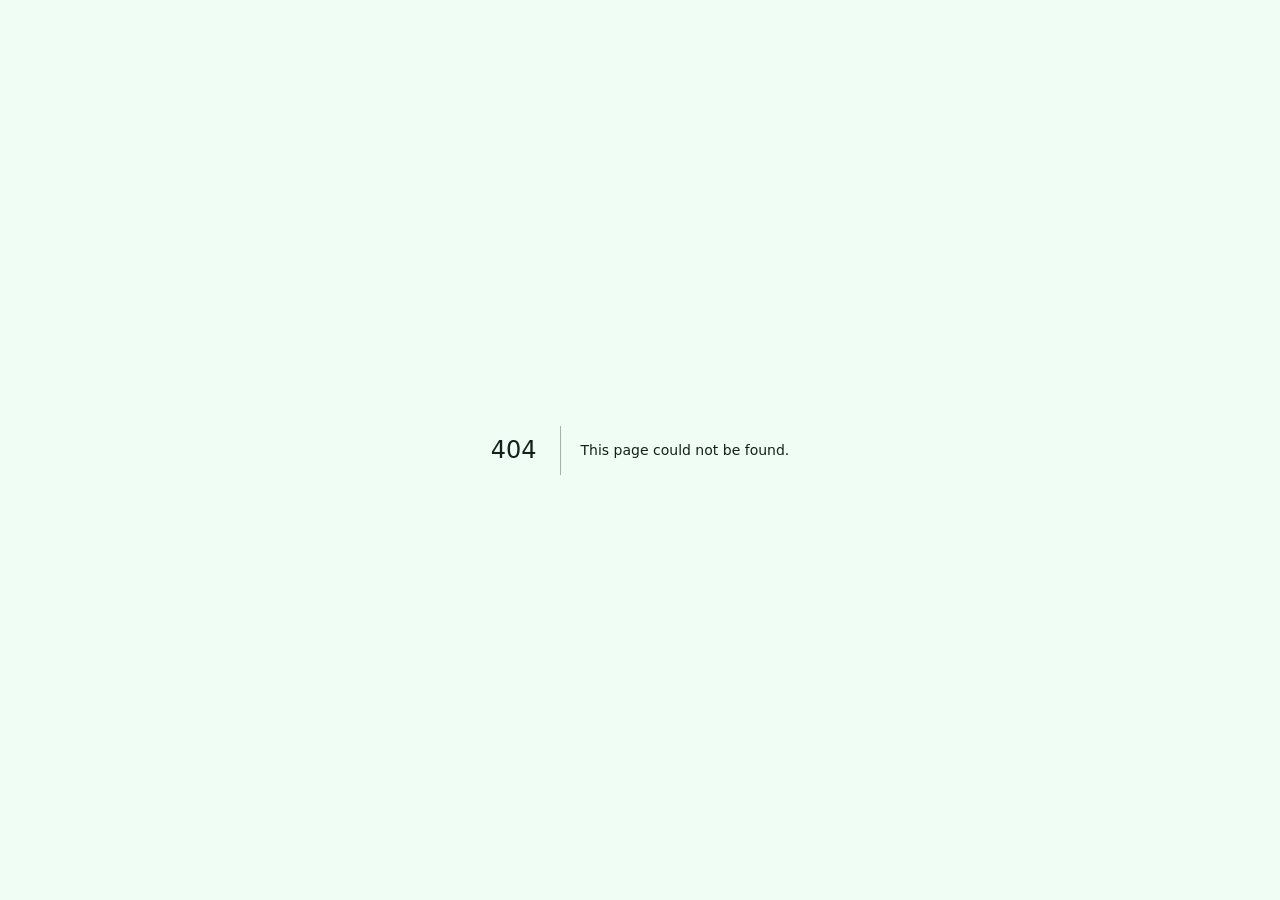
<file: 404/index.html>
<!DOCTYPE html><!--_FNEH_xPzov5iOjbWN_JB--><html lang="en" data-app="fund" class="__variable_49a339 __variable_fa2f99 __variable_6d24ac"><head><meta charSet="utf-8"/><meta name="viewport" content="width=device-width, initial-scale=1"/><link rel="preload" href="/_next/static/media/36966cca54120369-s.p.woff2" as="font" crossorigin="" type="font/woff2"/><link rel="preload" href="/_next/static/media/558ca1a6aa3cb55e-s.p.woff2" as="font" crossorigin="" type="font/woff2"/><link rel="preload" href="/_next/static/media/e4af272ccee01ff0-s.p.woff2" as="font" crossorigin="" type="font/woff2"/><link rel="stylesheet" href="/_next/static/css/b292b9ec24d08e16.css" data-precedence="next"/><link rel="stylesheet" href="/_next/static/css/d121593f92494ee9.css" data-precedence="next"/><link rel="preload" as="script" fetchPriority="low" href="/_next/static/chunks/webpack-f4da073494d581d5.js"/><script src="/_next/static/chunks/4bd1b696-c023c6e3521b1417.js" async=""></script><script src="/_next/static/chunks/255-bc8b3b9a93d25a64.js" async=""></script><script src="/_next/static/chunks/main-app-50843e9218b1da66.js" async=""></script><meta name="robots" content="noindex"/><meta name="next-size-adjust" content=""/><title>404: This page could not be found.</title><title>Decentral Park</title><meta name="description" content="Decentral Park is a NYC-based progressive tech collective."/><link rel="icon" href="/favicon.ico" type="image/x-icon" sizes="16x16"/><link rel="apple-touch-icon" href="/apple-icon.png?b0acca49b889628c" type="image/png" sizes="180x180"/><script src="/_next/static/chunks/polyfills-42372ed130431b0a.js" noModule=""></script></head><body class="font-body bg-paper text-ink antialiased"><div hidden=""><!--$--><!--/$--></div><div style="font-family:system-ui,&quot;Segoe UI&quot;,Roboto,Helvetica,Arial,sans-serif,&quot;Apple Color Emoji&quot;,&quot;Segoe UI Emoji&quot;;height:100vh;text-align:center;display:flex;flex-direction:column;align-items:center;justify-content:center"><div><style>body{color:#000;background:#fff;margin:0}.next-error-h1{border-right:1px solid rgba(0,0,0,.3)}@media (prefers-color-scheme:dark){body{color:#fff;background:#000}.next-error-h1{border-right:1px solid rgba(255,255,255,.3)}}</style><h1 class="next-error-h1" style="display:inline-block;margin:0 20px 0 0;padding:0 23px 0 0;font-size:24px;font-weight:500;vertical-align:top;line-height:49px">404</h1><div style="display:inline-block"><h2 style="font-size:14px;font-weight:400;line-height:49px;margin:0">This page could not be found.</h2></div></div></div><!--$--><!--/$--><script src="/_next/static/chunks/webpack-f4da073494d581d5.js" id="_R_" async=""></script><script>(self.__next_f=self.__next_f||[]).push([0])</script><script>self.__next_f.push([1,"1:\"$Sreact.fragment\"\n2:I[9766,[],\"\"]\n3:I[8924,[],\"\"]\n4:I[4431,[],\"OutletBoundary\"]\n6:I[5278,[],\"AsyncMetadataOutlet\"]\n8:I[4431,[],\"ViewportBoundary\"]\na:I[4431,[],\"MetadataBoundary\"]\nb:\"$Sreact.suspense\"\nd:I[7150,[],\"\"]\n:HL[\"/_next/static/media/36966cca54120369-s.p.woff2\",\"font\",{\"crossOrigin\":\"\",\"type\":\"font/woff2\"}]\n:HL[\"/_next/static/media/558ca1a6aa3cb55e-s.p.woff2\",\"font\",{\"crossOrigin\":\"\",\"type\":\"font/woff2\"}]\n:HL[\"/_next/static/media/e4af272ccee01ff0-s.p.woff2\",\"font\",{\"crossOrigin\":\"\",\"type\":\"font/woff2\"}]\n:HL[\"/_next/static/css/b292b9ec24d08e16.css\",\"style\"]\n:HL[\"/_next/static/css/d121593f92494ee9.css\",\"style\"]\n"])</script><script>self.__next_f.push([1,"0:{\"P\":null,\"b\":\"-FNEH-xPzov5iOjbWN-JB\",\"p\":\"\",\"c\":[\"\",\"_not-found\",\"\"],\"i\":false,\"f\":[[[\"\",{\"children\":[\"/_not-found\",{\"children\":[\"__PAGE__\",{}]}]},\"$undefined\",\"$undefined\",true],[\"\",[\"$\",\"$1\",\"c\",{\"children\":[[[\"$\",\"link\",\"0\",{\"rel\":\"stylesheet\",\"href\":\"/_next/static/css/b292b9ec24d08e16.css\",\"precedence\":\"next\",\"crossOrigin\":\"$undefined\",\"nonce\":\"$undefined\"}],[\"$\",\"link\",\"1\",{\"rel\":\"stylesheet\",\"href\":\"/_next/static/css/d121593f92494ee9.css\",\"precedence\":\"next\",\"crossOrigin\":\"$undefined\",\"nonce\":\"$undefined\"}]],[\"$\",\"html\",null,{\"lang\":\"en\",\"data-app\":\"fund\",\"className\":\"__variable_49a339 __variable_fa2f99 __variable_6d24ac\",\"children\":[\"$\",\"body\",null,{\"className\":\"font-body bg-paper text-ink antialiased\",\"children\":[\"$\",\"$L2\",null,{\"parallelRouterKey\":\"children\",\"error\":\"$undefined\",\"errorStyles\":\"$undefined\",\"errorScripts\":\"$undefined\",\"template\":[\"$\",\"$L3\",null,{}],\"templateStyles\":\"$undefined\",\"templateScripts\":\"$undefined\",\"notFound\":\"$undefined\",\"forbidden\":\"$undefined\",\"unauthorized\":\"$undefined\"}]}]}]]}],{\"children\":[\"/_not-found\",[\"$\",\"$1\",\"c\",{\"children\":[null,[\"$\",\"$L2\",null,{\"parallelRouterKey\":\"children\",\"error\":\"$undefined\",\"errorStyles\":\"$undefined\",\"errorScripts\":\"$undefined\",\"template\":[\"$\",\"$L3\",null,{}],\"templateStyles\":\"$undefined\",\"templateScripts\":\"$undefined\",\"notFound\":\"$undefined\",\"forbidden\":\"$undefined\",\"unauthorized\":\"$undefined\"}]]}],{\"children\":[\"__PAGE__\",[\"$\",\"$1\",\"c\",{\"children\":[[[\"$\",\"title\",null,{\"children\":\"404: This page could not be found.\"}],[\"$\",\"div\",null,{\"style\":{\"fontFamily\":\"system-ui,\\\"Segoe UI\\\",Roboto,Helvetica,Arial,sans-serif,\\\"Apple Color Emoji\\\",\\\"Segoe UI Emoji\\\"\",\"height\":\"100vh\",\"textAlign\":\"center\",\"display\":\"flex\",\"flexDirection\":\"column\",\"alignItems\":\"center\",\"justifyContent\":\"center\"},\"children\":[\"$\",\"div\",null,{\"children\":[[\"$\",\"style\",null,{\"dangerouslySetInnerHTML\":{\"__html\":\"body{color:#000;background:#fff;margin:0}.next-error-h1{border-right:1px solid rgba(0,0,0,.3)}@media (prefers-color-scheme:dark){body{color:#fff;background:#000}.next-error-h1{border-right:1px solid rgba(255,255,255,.3)}}\"}}],[\"$\",\"h1\",null,{\"className\":\"next-error-h1\",\"style\":{\"display\":\"inline-block\",\"margin\":\"0 20px 0 0\",\"padding\":\"0 23px 0 0\",\"fontSize\":24,\"fontWeight\":500,\"verticalAlign\":\"top\",\"lineHeight\":\"49px\"},\"children\":404}],[\"$\",\"div\",null,{\"style\":{\"display\":\"inline-block\"},\"children\":[\"$\",\"h2\",null,{\"style\":{\"fontSize\":14,\"fontWeight\":400,\"lineHeight\":\"49px\",\"margin\":0},\"children\":\"This page could not be found.\"}]}]]}]}]],null,[\"$\",\"$L4\",null,{\"children\":[\"$L5\",[\"$\",\"$L6\",null,{\"promise\":\"$@7\"}]]}]]}],{},null,false]},null,false]},null,false],[\"$\",\"$1\",\"h\",{\"children\":[[\"$\",\"meta\",null,{\"name\":\"robots\",\"content\":\"noindex\"}],[[\"$\",\"$L8\",null,{\"children\":\"$L9\"}],[\"$\",\"meta\",null,{\"name\":\"next-size-adjust\",\"content\":\"\"}]],[\"$\",\"$La\",null,{\"children\":[\"$\",\"div\",null,{\"hidden\":true,\"children\":[\"$\",\"$b\",null,{\"fallback\":null,\"children\":\"$Lc\"}]}]}]]}],false]],\"m\":\"$undefined\",\"G\":[\"$d\",[]],\"s\":false,\"S\":true}\n"])</script><script>self.__next_f.push([1,"9:[[\"$\",\"meta\",\"0\",{\"charSet\":\"utf-8\"}],[\"$\",\"meta\",\"1\",{\"name\":\"viewport\",\"content\":\"width=device-width, initial-scale=1\"}]]\n5:null\n"])</script><script>self.__next_f.push([1,"e:I[622,[],\"IconMark\"]\n7:{\"metadata\":[[\"$\",\"title\",\"0\",{\"children\":\"Decentral Park\"}],[\"$\",\"meta\",\"1\",{\"name\":\"description\",\"content\":\"Decentral Park is a NYC-based progressive tech collective.\"}],[\"$\",\"link\",\"2\",{\"rel\":\"icon\",\"href\":\"/favicon.ico\",\"type\":\"image/x-icon\",\"sizes\":\"16x16\"}],[\"$\",\"link\",\"3\",{\"rel\":\"apple-touch-icon\",\"href\":\"/apple-icon.png?b0acca49b889628c\",\"type\":\"image/png\",\"sizes\":\"180x180\"}],[\"$\",\"$Le\",\"4\",{}]],\"error\":null,\"digest\":\"$undefined\"}\n"])</script><script>self.__next_f.push([1,"c:\"$7:metadata\"\n"])</script></body></html>
</file>
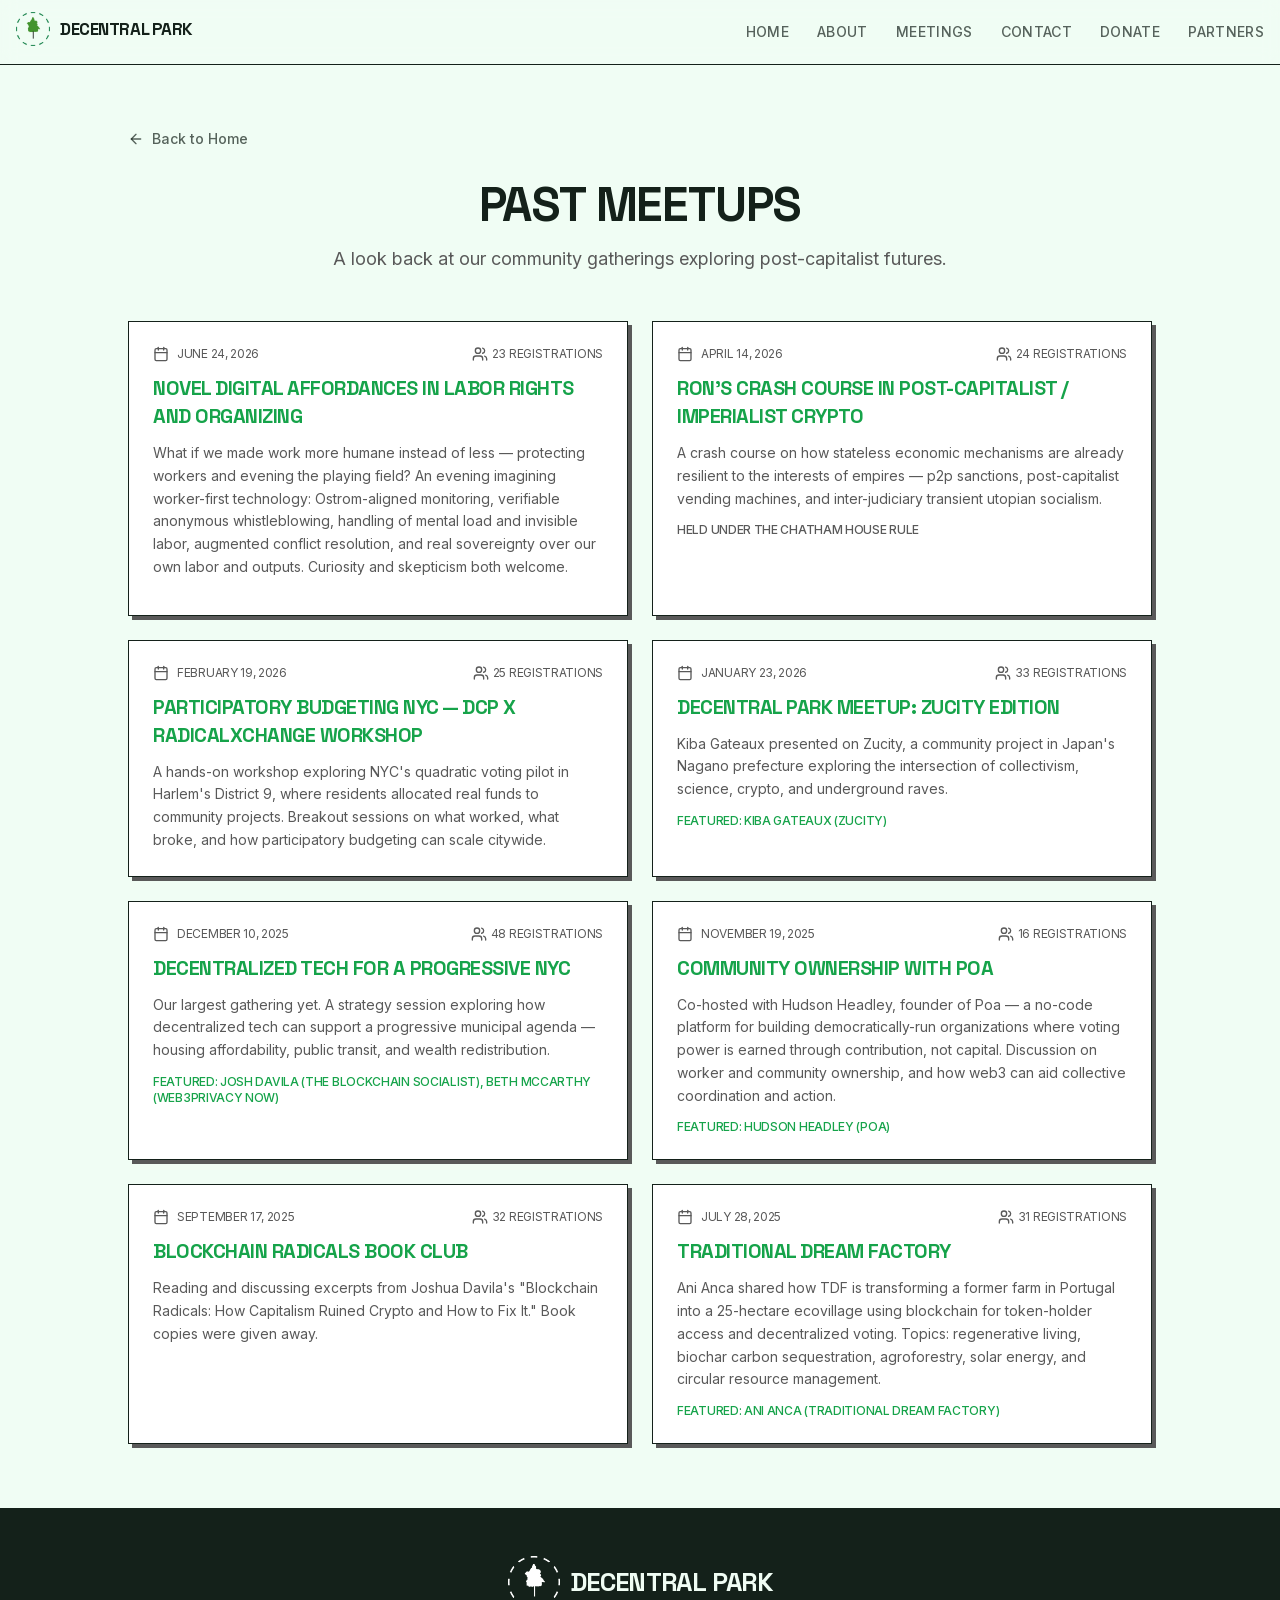
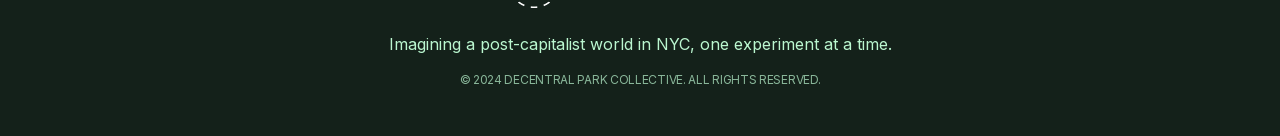
<file: past-meetups/index.html>
<!DOCTYPE html><!--_FNEH_xPzov5iOjbWN_JB--><html lang="en" data-app="fund" class="__variable_49a339 __variable_fa2f99 __variable_6d24ac"><head><meta charSet="utf-8"/><meta name="viewport" content="width=device-width, initial-scale=1"/><link rel="preload" href="/_next/static/media/36966cca54120369-s.p.woff2" as="font" crossorigin="" type="font/woff2"/><link rel="preload" href="/_next/static/media/558ca1a6aa3cb55e-s.p.woff2" as="font" crossorigin="" type="font/woff2"/><link rel="preload" href="/_next/static/media/e4af272ccee01ff0-s.p.woff2" as="font" crossorigin="" type="font/woff2"/><link rel="preload" as="image" href="/images/decentralpark-mark.png"/><link rel="stylesheet" href="/_next/static/css/b292b9ec24d08e16.css" data-precedence="next"/><link rel="stylesheet" href="/_next/static/css/d121593f92494ee9.css" data-precedence="next"/><link rel="preload" as="script" fetchPriority="low" href="/_next/static/chunks/webpack-f4da073494d581d5.js"/><script src="/_next/static/chunks/4bd1b696-c023c6e3521b1417.js" async=""></script><script src="/_next/static/chunks/255-bc8b3b9a93d25a64.js" async=""></script><script src="/_next/static/chunks/main-app-50843e9218b1da66.js" async=""></script><script src="/_next/static/chunks/916-06586c9ccf376800.js" async=""></script><script src="/_next/static/chunks/734-5042b37c2ca211da.js" async=""></script><script src="/_next/static/chunks/app/past-meetups/page-94d74176c1681360.js" async=""></script><meta name="next-size-adjust" content=""/><title>Decentral Park</title><meta name="description" content="Decentral Park is a NYC-based progressive tech collective."/><link rel="icon" href="/favicon.ico" type="image/x-icon" sizes="16x16"/><link rel="apple-touch-icon" href="/apple-icon.png?b0acca49b889628c" type="image/png" sizes="180x180"/><script src="/_next/static/chunks/polyfills-42372ed130431b0a.js" noModule=""></script></head><body class="font-body bg-paper text-ink antialiased"><div hidden=""><!--$--><!--/$--></div><div class="min-h-screen overflow-x-clip bg-paper"><header class="sticky top-0 z-40 border-b border-ink bg-paper/90 backdrop-blur supports-[backdrop-filter]:bg-paper/75"><nav class="container mx-auto flex h-16 items-center justify-between px-4"><a href="/" aria-label="Decentral Park — home" class="shrink-0"><span class="sm:hidden"><img src="/images/decentralpark-mark.png" alt="Decentral Park" width="32" height="32"/></span><span class="hidden sm:inline-flex"><span class="inline-flex items-center gap-2.5"><img src="/images/decentralpark-mark.png" alt="Decentral Park" width="34" height="34"/><span class="font-display font-bold uppercase tracking-tight leading-none text-ink" style="font-size:17px">Decentral Park</span></span></span></a><div class="hidden items-center gap-7 lg:flex"><a href="/" class="font-body text-sm font-medium uppercase tracking-wide text-ink/70 hover:text-[var(--accent)] transition-colors">Home</a><a href="/#about" class="font-body text-sm font-medium uppercase tracking-wide text-ink/70 hover:text-[var(--accent)] transition-colors">About</a><a href="/#meetings" class="font-body text-sm font-medium uppercase tracking-wide text-ink/70 hover:text-[var(--accent)] transition-colors">Meetings</a><a href="/#contact" class="font-body text-sm font-medium uppercase tracking-wide text-ink/70 hover:text-[var(--accent)] transition-colors">Contact</a><a href="/#donate" class="font-body text-sm font-medium uppercase tracking-wide text-ink/70 hover:text-[var(--accent)] transition-colors">Donate</a><a href="/#partners" class="font-body text-sm font-medium uppercase tracking-wide text-ink/70 hover:text-[var(--accent)] transition-colors">Partners</a></div><button type="button" aria-label="Open menu" aria-expanded="false" class="flex h-10 w-10 shrink-0 items-center justify-center text-ink lg:hidden"><svg xmlns="http://www.w3.org/2000/svg" width="24" height="24" viewBox="0 0 24 24" fill="none" stroke="currentColor" stroke-width="2" stroke-linecap="round" stroke-linejoin="round" class="lucide lucide-menu h-7 w-7"><line x1="4" x2="20" y1="12" y2="12"></line><line x1="4" x2="20" y1="6" y2="6"></line><line x1="4" x2="20" y1="18" y2="18"></line></svg></button></nav></header><section class="py-16"><div class="container mx-auto px-4"><div class="max-w-5xl mx-auto"><a class="inline-flex items-center gap-2 font-body text-sm font-medium text-ink/70 hover:text-[var(--accent)] mb-8 transition-colors" href="/"><svg xmlns="http://www.w3.org/2000/svg" width="24" height="24" viewBox="0 0 24 24" fill="none" stroke="currentColor" stroke-width="2" stroke-linecap="round" stroke-linejoin="round" class="lucide lucide-arrow-left w-4 h-4"><path d="m12 19-7-7 7-7"></path><path d="M19 12H5"></path></svg>Back to Home</a><h1 class="font-display font-bold uppercase tracking-tight text-4xl md:text-5xl text-center text-ink mb-4">Past Meetups</h1><p class="font-body text-lg text-grey-2 mb-12 max-w-2xl mx-auto text-center">A look back at our community gatherings exploring post-capitalist futures.</p><div class="grid md:grid-cols-2 gap-6"><div class="border border-ink bg-paper-0 text-ink shadow-hard"><div class="p-6"><div class="flex items-center gap-2 font-mono text-xs uppercase tracking-tight text-grey-2 mb-3"><svg xmlns="http://www.w3.org/2000/svg" width="24" height="24" viewBox="0 0 24 24" fill="none" stroke="currentColor" stroke-width="2" stroke-linecap="round" stroke-linejoin="round" class="lucide lucide-calendar w-4 h-4"><path d="M8 2v4"></path><path d="M16 2v4"></path><rect width="18" height="18" x="3" y="4" rx="2"></rect><path d="M3 10h18"></path></svg><span>June 24, 2026</span><span class="ml-auto flex items-center gap-1"><svg xmlns="http://www.w3.org/2000/svg" width="24" height="24" viewBox="0 0 24 24" fill="none" stroke="currentColor" stroke-width="2" stroke-linecap="round" stroke-linejoin="round" class="lucide lucide-users w-4 h-4"><path d="M16 21v-2a4 4 0 0 0-4-4H6a4 4 0 0 0-4 4v2"></path><circle cx="9" cy="7" r="4"></circle><path d="M22 21v-2a4 4 0 0 0-3-3.87"></path><path d="M16 3.13a4 4 0 0 1 0 7.75"></path></svg>23 registrations</span></div><h3 class="font-display font-bold uppercase tracking-tight text-xl text-[var(--accent)] mb-3">Novel Digital Affordances in Labor Rights and Organizing</h3><p class="font-body text-grey-2 text-sm leading-relaxed mb-3">What if we made work more humane instead of less — protecting workers and evening the playing field? An evening imagining worker-first technology: Ostrom-aligned monitoring, verifiable anonymous whistleblowing, handling of mental load and invisible labor, augmented conflict resolution, and real sovereignty over our own labor and outputs. Curiosity and skepticism both welcome.</p></div></div><div class="border border-ink bg-paper-0 text-ink shadow-hard"><div class="p-6"><div class="flex items-center gap-2 font-mono text-xs uppercase tracking-tight text-grey-2 mb-3"><svg xmlns="http://www.w3.org/2000/svg" width="24" height="24" viewBox="0 0 24 24" fill="none" stroke="currentColor" stroke-width="2" stroke-linecap="round" stroke-linejoin="round" class="lucide lucide-calendar w-4 h-4"><path d="M8 2v4"></path><path d="M16 2v4"></path><rect width="18" height="18" x="3" y="4" rx="2"></rect><path d="M3 10h18"></path></svg><span>April 14, 2026</span><span class="ml-auto flex items-center gap-1"><svg xmlns="http://www.w3.org/2000/svg" width="24" height="24" viewBox="0 0 24 24" fill="none" stroke="currentColor" stroke-width="2" stroke-linecap="round" stroke-linejoin="round" class="lucide lucide-users w-4 h-4"><path d="M16 21v-2a4 4 0 0 0-4-4H6a4 4 0 0 0-4 4v2"></path><circle cx="9" cy="7" r="4"></circle><path d="M22 21v-2a4 4 0 0 0-3-3.87"></path><path d="M16 3.13a4 4 0 0 1 0 7.75"></path></svg>24 registrations</span></div><h3 class="font-display font-bold uppercase tracking-tight text-xl text-[var(--accent)] mb-3">Ron&#x27;s Crash Course in Post-Capitalist / Imperialist Crypto</h3><p class="font-body text-grey-2 text-sm leading-relaxed mb-3">A crash course on how stateless economic mechanisms are already resilient to the interests of empires — p2p sanctions, post-capitalist vending machines, and inter-judiciary transient utopian socialism.</p><div class="font-mono text-xs uppercase tracking-tight text-grey-2 font-medium">Held under the Chatham House Rule</div></div></div><div class="border border-ink bg-paper-0 text-ink shadow-hard"><div class="p-6"><div class="flex items-center gap-2 font-mono text-xs uppercase tracking-tight text-grey-2 mb-3"><svg xmlns="http://www.w3.org/2000/svg" width="24" height="24" viewBox="0 0 24 24" fill="none" stroke="currentColor" stroke-width="2" stroke-linecap="round" stroke-linejoin="round" class="lucide lucide-calendar w-4 h-4"><path d="M8 2v4"></path><path d="M16 2v4"></path><rect width="18" height="18" x="3" y="4" rx="2"></rect><path d="M3 10h18"></path></svg><span>February 19, 2026</span><span class="ml-auto flex items-center gap-1"><svg xmlns="http://www.w3.org/2000/svg" width="24" height="24" viewBox="0 0 24 24" fill="none" stroke="currentColor" stroke-width="2" stroke-linecap="round" stroke-linejoin="round" class="lucide lucide-users w-4 h-4"><path d="M16 21v-2a4 4 0 0 0-4-4H6a4 4 0 0 0-4 4v2"></path><circle cx="9" cy="7" r="4"></circle><path d="M22 21v-2a4 4 0 0 0-3-3.87"></path><path d="M16 3.13a4 4 0 0 1 0 7.75"></path></svg>25 registrations</span></div><h3 class="font-display font-bold uppercase tracking-tight text-xl text-[var(--accent)] mb-3">Participatory Budgeting NYC — DCP x RadicalxChange Workshop</h3><p class="font-body text-grey-2 text-sm leading-relaxed">A hands-on workshop exploring NYC&#x27;s quadratic voting pilot in Harlem&#x27;s District 9, where residents allocated real funds to community projects. Breakout sessions on what worked, what broke, and how participatory budgeting can scale citywide.</p></div></div><div class="border border-ink bg-paper-0 text-ink shadow-hard"><div class="p-6"><div class="flex items-center gap-2 font-mono text-xs uppercase tracking-tight text-grey-2 mb-3"><svg xmlns="http://www.w3.org/2000/svg" width="24" height="24" viewBox="0 0 24 24" fill="none" stroke="currentColor" stroke-width="2" stroke-linecap="round" stroke-linejoin="round" class="lucide lucide-calendar w-4 h-4"><path d="M8 2v4"></path><path d="M16 2v4"></path><rect width="18" height="18" x="3" y="4" rx="2"></rect><path d="M3 10h18"></path></svg><span>January 23, 2026</span><span class="ml-auto flex items-center gap-1"><svg xmlns="http://www.w3.org/2000/svg" width="24" height="24" viewBox="0 0 24 24" fill="none" stroke="currentColor" stroke-width="2" stroke-linecap="round" stroke-linejoin="round" class="lucide lucide-users w-4 h-4"><path d="M16 21v-2a4 4 0 0 0-4-4H6a4 4 0 0 0-4 4v2"></path><circle cx="9" cy="7" r="4"></circle><path d="M22 21v-2a4 4 0 0 0-3-3.87"></path><path d="M16 3.13a4 4 0 0 1 0 7.75"></path></svg>33 registrations</span></div><h3 class="font-display font-bold uppercase tracking-tight text-xl text-[var(--accent)] mb-3">Decentral Park Meetup: Zucity Edition</h3><p class="font-body text-grey-2 text-sm leading-relaxed mb-3">Kiba Gateaux presented on Zucity, a community project in Japan&#x27;s Nagano prefecture exploring the intersection of collectivism, science, crypto, and underground raves.</p><div class="font-mono text-xs uppercase tracking-tight text-[var(--accent)] font-medium">Featured: Kiba Gateaux (Zucity)</div></div></div><div class="border border-ink bg-paper-0 text-ink shadow-hard"><div class="p-6"><div class="flex items-center gap-2 font-mono text-xs uppercase tracking-tight text-grey-2 mb-3"><svg xmlns="http://www.w3.org/2000/svg" width="24" height="24" viewBox="0 0 24 24" fill="none" stroke="currentColor" stroke-width="2" stroke-linecap="round" stroke-linejoin="round" class="lucide lucide-calendar w-4 h-4"><path d="M8 2v4"></path><path d="M16 2v4"></path><rect width="18" height="18" x="3" y="4" rx="2"></rect><path d="M3 10h18"></path></svg><span>December 10, 2025</span><span class="ml-auto flex items-center gap-1"><svg xmlns="http://www.w3.org/2000/svg" width="24" height="24" viewBox="0 0 24 24" fill="none" stroke="currentColor" stroke-width="2" stroke-linecap="round" stroke-linejoin="round" class="lucide lucide-users w-4 h-4"><path d="M16 21v-2a4 4 0 0 0-4-4H6a4 4 0 0 0-4 4v2"></path><circle cx="9" cy="7" r="4"></circle><path d="M22 21v-2a4 4 0 0 0-3-3.87"></path><path d="M16 3.13a4 4 0 0 1 0 7.75"></path></svg>48 registrations</span></div><h3 class="font-display font-bold uppercase tracking-tight text-xl text-[var(--accent)] mb-3">Decentralized Tech for a Progressive NYC</h3><p class="font-body text-grey-2 text-sm leading-relaxed mb-3">Our largest gathering yet. A strategy session exploring how decentralized tech can support a progressive municipal agenda — housing affordability, public transit, and wealth redistribution.</p><div class="font-mono text-xs uppercase tracking-tight text-[var(--accent)] font-medium">Featured: Josh Davila (The Blockchain Socialist), Beth McCarthy (web3privacy now)</div></div></div><div class="border border-ink bg-paper-0 text-ink shadow-hard"><div class="p-6"><div class="flex items-center gap-2 font-mono text-xs uppercase tracking-tight text-grey-2 mb-3"><svg xmlns="http://www.w3.org/2000/svg" width="24" height="24" viewBox="0 0 24 24" fill="none" stroke="currentColor" stroke-width="2" stroke-linecap="round" stroke-linejoin="round" class="lucide lucide-calendar w-4 h-4"><path d="M8 2v4"></path><path d="M16 2v4"></path><rect width="18" height="18" x="3" y="4" rx="2"></rect><path d="M3 10h18"></path></svg><span>November 19, 2025</span><span class="ml-auto flex items-center gap-1"><svg xmlns="http://www.w3.org/2000/svg" width="24" height="24" viewBox="0 0 24 24" fill="none" stroke="currentColor" stroke-width="2" stroke-linecap="round" stroke-linejoin="round" class="lucide lucide-users w-4 h-4"><path d="M16 21v-2a4 4 0 0 0-4-4H6a4 4 0 0 0-4 4v2"></path><circle cx="9" cy="7" r="4"></circle><path d="M22 21v-2a4 4 0 0 0-3-3.87"></path><path d="M16 3.13a4 4 0 0 1 0 7.75"></path></svg>16 registrations</span></div><h3 class="font-display font-bold uppercase tracking-tight text-xl text-[var(--accent)] mb-3">Community Ownership with Poa</h3><p class="font-body text-grey-2 text-sm leading-relaxed mb-3">Co-hosted with Hudson Headley, founder of Poa — a no-code platform for building democratically-run organizations where voting power is earned through contribution, not capital. Discussion on worker and community ownership, and how web3 can aid collective coordination and action.</p><div class="font-mono text-xs uppercase tracking-tight text-[var(--accent)] font-medium">Featured: Hudson Headley (Poa)</div></div></div><div class="border border-ink bg-paper-0 text-ink shadow-hard"><div class="p-6"><div class="flex items-center gap-2 font-mono text-xs uppercase tracking-tight text-grey-2 mb-3"><svg xmlns="http://www.w3.org/2000/svg" width="24" height="24" viewBox="0 0 24 24" fill="none" stroke="currentColor" stroke-width="2" stroke-linecap="round" stroke-linejoin="round" class="lucide lucide-calendar w-4 h-4"><path d="M8 2v4"></path><path d="M16 2v4"></path><rect width="18" height="18" x="3" y="4" rx="2"></rect><path d="M3 10h18"></path></svg><span>September 17, 2025</span><span class="ml-auto flex items-center gap-1"><svg xmlns="http://www.w3.org/2000/svg" width="24" height="24" viewBox="0 0 24 24" fill="none" stroke="currentColor" stroke-width="2" stroke-linecap="round" stroke-linejoin="round" class="lucide lucide-users w-4 h-4"><path d="M16 21v-2a4 4 0 0 0-4-4H6a4 4 0 0 0-4 4v2"></path><circle cx="9" cy="7" r="4"></circle><path d="M22 21v-2a4 4 0 0 0-3-3.87"></path><path d="M16 3.13a4 4 0 0 1 0 7.75"></path></svg>32 registrations</span></div><h3 class="font-display font-bold uppercase tracking-tight text-xl text-[var(--accent)] mb-3">Blockchain Radicals Book Club</h3><p class="font-body text-grey-2 text-sm leading-relaxed">Reading and discussing excerpts from Joshua Davila&#x27;s &quot;Blockchain Radicals: How Capitalism Ruined Crypto and How to Fix It.&quot; Book copies were given away.</p></div></div><div class="border border-ink bg-paper-0 text-ink shadow-hard"><div class="p-6"><div class="flex items-center gap-2 font-mono text-xs uppercase tracking-tight text-grey-2 mb-3"><svg xmlns="http://www.w3.org/2000/svg" width="24" height="24" viewBox="0 0 24 24" fill="none" stroke="currentColor" stroke-width="2" stroke-linecap="round" stroke-linejoin="round" class="lucide lucide-calendar w-4 h-4"><path d="M8 2v4"></path><path d="M16 2v4"></path><rect width="18" height="18" x="3" y="4" rx="2"></rect><path d="M3 10h18"></path></svg><span>July 28, 2025</span><span class="ml-auto flex items-center gap-1"><svg xmlns="http://www.w3.org/2000/svg" width="24" height="24" viewBox="0 0 24 24" fill="none" stroke="currentColor" stroke-width="2" stroke-linecap="round" stroke-linejoin="round" class="lucide lucide-users w-4 h-4"><path d="M16 21v-2a4 4 0 0 0-4-4H6a4 4 0 0 0-4 4v2"></path><circle cx="9" cy="7" r="4"></circle><path d="M22 21v-2a4 4 0 0 0-3-3.87"></path><path d="M16 3.13a4 4 0 0 1 0 7.75"></path></svg>31 registrations</span></div><h3 class="font-display font-bold uppercase tracking-tight text-xl text-[var(--accent)] mb-3">Traditional Dream Factory</h3><p class="font-body text-grey-2 text-sm leading-relaxed mb-3">Ani Anca shared how TDF is transforming a former farm in Portugal into a 25-hectare ecovillage using blockchain for token-holder access and decentralized voting. Topics: regenerative living, biochar carbon sequestration, agroforestry, solar energy, and circular resource management.</p><div class="font-mono text-xs uppercase tracking-tight text-[var(--accent)] font-medium">Featured: Ani Anca (Traditional Dream Factory)</div></div></div></div></div></div></section><footer class="bg-ink text-paper py-12"><div class="container mx-auto px-4 text-center"><div class="flex items-center justify-center mb-6"><span class="inline-flex items-center gap-2.5"><img src="/images/decentralpark-mark.png" alt="Decentral Park" width="52" height="52" style="filter:brightness(0) saturate(100%) invert(100%)"/><span class="font-display font-bold uppercase tracking-tight leading-none text-paper" style="font-size:26px">Decentral Park</span></span></div><p class="font-body text-paper-2 mb-4 max-w-2xl mx-auto">Imagining a post-capitalist world in NYC, one experiment at a time.</p><p class="font-mono text-xs uppercase tracking-tight text-paper-2/70">© 2024 Decentral Park Collective. All rights reserved.</p></div></footer></div><!--$--><!--/$--><script src="/_next/static/chunks/webpack-f4da073494d581d5.js" id="_R_" async=""></script><script>(self.__next_f=self.__next_f||[]).push([0])</script><script>self.__next_f.push([1,"1:\"$Sreact.fragment\"\n2:I[9766,[],\"\"]\n3:I[8924,[],\"\"]\n4:I[1959,[],\"ClientPageRoot\"]\n5:I[9185,[\"916\",\"static/chunks/916-06586c9ccf376800.js\",\"734\",\"static/chunks/734-5042b37c2ca211da.js\",\"889\",\"static/chunks/app/past-meetups/page-94d74176c1681360.js\"],\"default\"]\n8:I[4431,[],\"OutletBoundary\"]\na:I[5278,[],\"AsyncMetadataOutlet\"]\nc:I[4431,[],\"ViewportBoundary\"]\ne:I[4431,[],\"MetadataBoundary\"]\nf:\"$Sreact.suspense\"\n11:I[7150,[],\"\"]\n:HL[\"/_next/static/media/36966cca54120369-s.p.woff2\",\"font\",{\"crossOrigin\":\"\",\"type\":\"font/woff2\"}]\n:HL[\"/_next/static/media/558ca1a6aa3cb55e-s.p.woff2\",\"font\",{\"crossOrigin\":\"\",\"type\":\"font/woff2\"}]\n:HL[\"/_next/static/media/e4af272ccee01ff0-s.p.woff2\",\"font\",{\"crossOrigin\":\"\",\"type\":\"font/woff2\"}]\n:HL[\"/_next/static/css/b292b9ec24d08e16.css\",\"style\"]\n:HL[\"/_next/static/css/d121593f92494ee9.css\",\"style\"]\n"])</script><script>self.__next_f.push([1,"0:{\"P\":null,\"b\":\"-FNEH-xPzov5iOjbWN-JB\",\"p\":\"\",\"c\":[\"\",\"past-meetups\",\"\"],\"i\":false,\"f\":[[[\"\",{\"children\":[\"past-meetups\",{\"children\":[\"__PAGE__\",{}]}]},\"$undefined\",\"$undefined\",true],[\"\",[\"$\",\"$1\",\"c\",{\"children\":[[[\"$\",\"link\",\"0\",{\"rel\":\"stylesheet\",\"href\":\"/_next/static/css/b292b9ec24d08e16.css\",\"precedence\":\"next\",\"crossOrigin\":\"$undefined\",\"nonce\":\"$undefined\"}],[\"$\",\"link\",\"1\",{\"rel\":\"stylesheet\",\"href\":\"/_next/static/css/d121593f92494ee9.css\",\"precedence\":\"next\",\"crossOrigin\":\"$undefined\",\"nonce\":\"$undefined\"}]],[\"$\",\"html\",null,{\"lang\":\"en\",\"data-app\":\"fund\",\"className\":\"__variable_49a339 __variable_fa2f99 __variable_6d24ac\",\"children\":[\"$\",\"body\",null,{\"className\":\"font-body bg-paper text-ink antialiased\",\"children\":[\"$\",\"$L2\",null,{\"parallelRouterKey\":\"children\",\"error\":\"$undefined\",\"errorStyles\":\"$undefined\",\"errorScripts\":\"$undefined\",\"template\":[\"$\",\"$L3\",null,{}],\"templateStyles\":\"$undefined\",\"templateScripts\":\"$undefined\",\"notFound\":[[[\"$\",\"title\",null,{\"children\":\"404: This page could not be found.\"}],[\"$\",\"div\",null,{\"style\":{\"fontFamily\":\"system-ui,\\\"Segoe UI\\\",Roboto,Helvetica,Arial,sans-serif,\\\"Apple Color Emoji\\\",\\\"Segoe UI Emoji\\\"\",\"height\":\"100vh\",\"textAlign\":\"center\",\"display\":\"flex\",\"flexDirection\":\"column\",\"alignItems\":\"center\",\"justifyContent\":\"center\"},\"children\":[\"$\",\"div\",null,{\"children\":[[\"$\",\"style\",null,{\"dangerouslySetInnerHTML\":{\"__html\":\"body{color:#000;background:#fff;margin:0}.next-error-h1{border-right:1px solid rgba(0,0,0,.3)}@media (prefers-color-scheme:dark){body{color:#fff;background:#000}.next-error-h1{border-right:1px solid rgba(255,255,255,.3)}}\"}}],[\"$\",\"h1\",null,{\"className\":\"next-error-h1\",\"style\":{\"display\":\"inline-block\",\"margin\":\"0 20px 0 0\",\"padding\":\"0 23px 0 0\",\"fontSize\":24,\"fontWeight\":500,\"verticalAlign\":\"top\",\"lineHeight\":\"49px\"},\"children\":404}],[\"$\",\"div\",null,{\"style\":{\"display\":\"inline-block\"},\"children\":[\"$\",\"h2\",null,{\"style\":{\"fontSize\":14,\"fontWeight\":400,\"lineHeight\":\"49px\",\"margin\":0},\"children\":\"This page could not be found.\"}]}]]}]}]],[]],\"forbidden\":\"$undefined\",\"unauthorized\":\"$undefined\"}]}]}]]}],{\"children\":[\"past-meetups\",[\"$\",\"$1\",\"c\",{\"children\":[null,[\"$\",\"$L2\",null,{\"parallelRouterKey\":\"children\",\"error\":\"$undefined\",\"errorStyles\":\"$undefined\",\"errorScripts\":\"$undefined\",\"template\":[\"$\",\"$L3\",null,{}],\"templateStyles\":\"$undefined\",\"templateScripts\":\"$undefined\",\"notFound\":\"$undefined\",\"forbidden\":\"$undefined\",\"unauthorized\":\"$undefined\"}]]}],{\"children\":[\"__PAGE__\",[\"$\",\"$1\",\"c\",{\"children\":[[\"$\",\"$L4\",null,{\"Component\":\"$5\",\"searchParams\":{},\"params\":{},\"promises\":[\"$@6\",\"$@7\"]}],null,[\"$\",\"$L8\",null,{\"children\":[\"$L9\",[\"$\",\"$La\",null,{\"promise\":\"$@b\"}]]}]]}],{},null,false]},null,false]},null,false],[\"$\",\"$1\",\"h\",{\"children\":[null,[[\"$\",\"$Lc\",null,{\"children\":\"$Ld\"}],[\"$\",\"meta\",null,{\"name\":\"next-size-adjust\",\"content\":\"\"}]],[\"$\",\"$Le\",null,{\"children\":[\"$\",\"div\",null,{\"hidden\":true,\"children\":[\"$\",\"$f\",null,{\"fallback\":null,\"children\":\"$L10\"}]}]}]]}],false]],\"m\":\"$undefined\",\"G\":[\"$11\",[]],\"s\":false,\"S\":true}\n"])</script><script>self.__next_f.push([1,"6:{}\n7:\"$0:f:0:1:2:children:2:children:1:props:children:0:props:params\"\n"])</script><script>self.__next_f.push([1,"d:[[\"$\",\"meta\",\"0\",{\"charSet\":\"utf-8\"}],[\"$\",\"meta\",\"1\",{\"name\":\"viewport\",\"content\":\"width=device-width, initial-scale=1\"}]]\n9:null\n"])</script><script>self.__next_f.push([1,"12:I[622,[],\"IconMark\"]\nb:{\"metadata\":[[\"$\",\"title\",\"0\",{\"children\":\"Decentral Park\"}],[\"$\",\"meta\",\"1\",{\"name\":\"description\",\"content\":\"Decentral Park is a NYC-based progressive tech collective.\"}],[\"$\",\"link\",\"2\",{\"rel\":\"icon\",\"href\":\"/favicon.ico\",\"type\":\"image/x-icon\",\"sizes\":\"16x16\"}],[\"$\",\"link\",\"3\",{\"rel\":\"apple-touch-icon\",\"href\":\"/apple-icon.png?b0acca49b889628c\",\"type\":\"image/png\",\"sizes\":\"180x180\"}],[\"$\",\"$L12\",\"4\",{}]],\"error\":null,\"digest\":\"$undefined\"}\n"])</script><script>self.__next_f.push([1,"10:\"$b:metadata\"\n"])</script></body></html>
</file>
<file: _next/static/css/b292b9ec24d08e16.css>
@font-face{font-family:Space Grotesk;font-style:normal;font-weight:400;font-display:swap;src:url(/_next/static/media/e1aab0933260df4d-s.woff2) format("woff2");unicode-range:u+0102-0103,u+0110-0111,u+0128-0129,u+0168-0169,u+01a0-01a1,u+01af-01b0,u+0300-0301,u+0303-0304,u+0308-0309,u+0323,u+0329,u+1ea0-1ef9,u+20ab}@font-face{font-family:Space Grotesk;font-style:normal;font-weight:400;font-display:swap;src:url(/_next/static/media/b7387a63dd068245-s.woff2) format("woff2");unicode-range:u+0100-02ba,u+02bd-02c5,u+02c7-02cc,u+02ce-02d7,u+02dd-02ff,u+0304,u+0308,u+0329,u+1d00-1dbf,u+1e00-1e9f,u+1ef2-1eff,u+2020,u+20a0-20ab,u+20ad-20c0,u+2113,u+2c60-2c7f,u+a720-a7ff}@font-face{font-family:Space Grotesk;font-style:normal;font-weight:400;font-display:swap;src:url(/_next/static/media/36966cca54120369-s.p.woff2) format("woff2");unicode-range:u+00??,u+0131,u+0152-0153,u+02bb-02bc,u+02c6,u+02da,u+02dc,u+0304,u+0308,u+0329,u+2000-206f,u+20ac,u+2122,u+2191,u+2193,u+2212,u+2215,u+feff,u+fffd}@font-face{font-family:Space Grotesk;font-style:normal;font-weight:500;font-display:swap;src:url(/_next/static/media/e1aab0933260df4d-s.woff2) format("woff2");unicode-range:u+0102-0103,u+0110-0111,u+0128-0129,u+0168-0169,u+01a0-01a1,u+01af-01b0,u+0300-0301,u+0303-0304,u+0308-0309,u+0323,u+0329,u+1ea0-1ef9,u+20ab}@font-face{font-family:Space Grotesk;font-style:normal;font-weight:500;font-display:swap;src:url(/_next/static/media/b7387a63dd068245-s.woff2) format("woff2");unicode-range:u+0100-02ba,u+02bd-02c5,u+02c7-02cc,u+02ce-02d7,u+02dd-02ff,u+0304,u+0308,u+0329,u+1d00-1dbf,u+1e00-1e9f,u+1ef2-1eff,u+2020,u+20a0-20ab,u+20ad-20c0,u+2113,u+2c60-2c7f,u+a720-a7ff}@font-face{font-family:Space Grotesk;font-style:normal;font-weight:500;font-display:swap;src:url(/_next/static/media/36966cca54120369-s.p.woff2) format("woff2");unicode-range:u+00??,u+0131,u+0152-0153,u+02bb-02bc,u+02c6,u+02da,u+02dc,u+0304,u+0308,u+0329,u+2000-206f,u+20ac,u+2122,u+2191,u+2193,u+2212,u+2215,u+feff,u+fffd}@font-face{font-family:Space Grotesk;font-style:normal;font-weight:600;font-display:swap;src:url(/_next/static/media/e1aab0933260df4d-s.woff2) format("woff2");unicode-range:u+0102-0103,u+0110-0111,u+0128-0129,u+0168-0169,u+01a0-01a1,u+01af-01b0,u+0300-0301,u+0303-0304,u+0308-0309,u+0323,u+0329,u+1ea0-1ef9,u+20ab}@font-face{font-family:Space Grotesk;font-style:normal;font-weight:600;font-display:swap;src:url(/_next/static/media/b7387a63dd068245-s.woff2) format("woff2");unicode-range:u+0100-02ba,u+02bd-02c5,u+02c7-02cc,u+02ce-02d7,u+02dd-02ff,u+0304,u+0308,u+0329,u+1d00-1dbf,u+1e00-1e9f,u+1ef2-1eff,u+2020,u+20a0-20ab,u+20ad-20c0,u+2113,u+2c60-2c7f,u+a720-a7ff}@font-face{font-family:Space Grotesk;font-style:normal;font-weight:600;font-display:swap;src:url(/_next/static/media/36966cca54120369-s.p.woff2) format("woff2");unicode-range:u+00??,u+0131,u+0152-0153,u+02bb-02bc,u+02c6,u+02da,u+02dc,u+0304,u+0308,u+0329,u+2000-206f,u+20ac,u+2122,u+2191,u+2193,u+2212,u+2215,u+feff,u+fffd}@font-face{font-family:Space Grotesk;font-style:normal;font-weight:700;font-display:swap;src:url(/_next/static/media/e1aab0933260df4d-s.woff2) format("woff2");unicode-range:u+0102-0103,u+0110-0111,u+0128-0129,u+0168-0169,u+01a0-01a1,u+01af-01b0,u+0300-0301,u+0303-0304,u+0308-0309,u+0323,u+0329,u+1ea0-1ef9,u+20ab}@font-face{font-family:Space Grotesk;font-style:normal;font-weight:700;font-display:swap;src:url(/_next/static/media/b7387a63dd068245-s.woff2) format("woff2");unicode-range:u+0100-02ba,u+02bd-02c5,u+02c7-02cc,u+02ce-02d7,u+02dd-02ff,u+0304,u+0308,u+0329,u+1d00-1dbf,u+1e00-1e9f,u+1ef2-1eff,u+2020,u+20a0-20ab,u+20ad-20c0,u+2113,u+2c60-2c7f,u+a720-a7ff}@font-face{font-family:Space Grotesk;font-style:normal;font-weight:700;font-display:swap;src:url(/_next/static/media/36966cca54120369-s.p.woff2) format("woff2");unicode-range:u+00??,u+0131,u+0152-0153,u+02bb-02bc,u+02c6,u+02da,u+02dc,u+0304,u+0308,u+0329,u+2000-206f,u+20ac,u+2122,u+2191,u+2193,u+2212,u+2215,u+feff,u+fffd}@font-face{font-family:Space Grotesk Fallback;src:local("Arial");ascent-override:89.71%;descent-override:26.62%;line-gap-override:0.00%;size-adjust:109.69%}.__className_49a339{font-family:Space Grotesk,Space Grotesk Fallback;font-style:normal}.__variable_49a339{--font-display:"Space Grotesk","Space Grotesk Fallback"}@font-face{font-family:Inter;font-style:normal;font-weight:300;font-display:swap;src:url(/_next/static/media/ba9851c3c22cd980-s.woff2) format("woff2");unicode-range:u+0460-052f,u+1c80-1c8a,u+20b4,u+2de0-2dff,u+a640-a69f,u+fe2e-fe2f}@font-face{font-family:Inter;font-style:normal;font-weight:300;font-display:swap;src:url(/_next/static/media/21350d82a1f187e9-s.woff2) format("woff2");unicode-range:u+0301,u+0400-045f,u+0490-0491,u+04b0-04b1,u+2116}@font-face{font-family:Inter;font-style:normal;font-weight:300;font-display:swap;src:url(/_next/static/media/c5fe6dc8356a8c31-s.woff2) format("woff2");unicode-range:u+1f??}@font-face{font-family:Inter;font-style:normal;font-weight:300;font-display:swap;src:url(/_next/static/media/19cfc7226ec3afaa-s.woff2) format("woff2");unicode-range:u+0370-0377,u+037a-037f,u+0384-038a,u+038c,u+038e-03a1,u+03a3-03ff}@font-face{font-family:Inter;font-style:normal;font-weight:300;font-display:swap;src:url(/_next/static/media/df0a9ae256c0569c-s.woff2) format("woff2");unicode-range:u+0102-0103,u+0110-0111,u+0128-0129,u+0168-0169,u+01a0-01a1,u+01af-01b0,u+0300-0301,u+0303-0304,u+0308-0309,u+0323,u+0329,u+1ea0-1ef9,u+20ab}@font-face{font-family:Inter;font-style:normal;font-weight:300;font-display:swap;src:url(/_next/static/media/8e9860b6e62d6359-s.woff2) format("woff2");unicode-range:u+0100-02ba,u+02bd-02c5,u+02c7-02cc,u+02ce-02d7,u+02dd-02ff,u+0304,u+0308,u+0329,u+1d00-1dbf,u+1e00-1e9f,u+1ef2-1eff,u+2020,u+20a0-20ab,u+20ad-20c0,u+2113,u+2c60-2c7f,u+a720-a7ff}@font-face{font-family:Inter;font-style:normal;font-weight:300;font-display:swap;src:url(/_next/static/media/e4af272ccee01ff0-s.p.woff2) format("woff2");unicode-range:u+00??,u+0131,u+0152-0153,u+02bb-02bc,u+02c6,u+02da,u+02dc,u+0304,u+0308,u+0329,u+2000-206f,u+20ac,u+2122,u+2191,u+2193,u+2212,u+2215,u+feff,u+fffd}@font-face{font-family:Inter;font-style:normal;font-weight:400;font-display:swap;src:url(/_next/static/media/ba9851c3c22cd980-s.woff2) format("woff2");unicode-range:u+0460-052f,u+1c80-1c8a,u+20b4,u+2de0-2dff,u+a640-a69f,u+fe2e-fe2f}@font-face{font-family:Inter;font-style:normal;font-weight:400;font-display:swap;src:url(/_next/static/media/21350d82a1f187e9-s.woff2) format("woff2");unicode-range:u+0301,u+0400-045f,u+0490-0491,u+04b0-04b1,u+2116}@font-face{font-family:Inter;font-style:normal;font-weight:400;font-display:swap;src:url(/_next/static/media/c5fe6dc8356a8c31-s.woff2) format("woff2");unicode-range:u+1f??}@font-face{font-family:Inter;font-style:normal;font-weight:400;font-display:swap;src:url(/_next/static/media/19cfc7226ec3afaa-s.woff2) format("woff2");unicode-range:u+0370-0377,u+037a-037f,u+0384-038a,u+038c,u+038e-03a1,u+03a3-03ff}@font-face{font-family:Inter;font-style:normal;font-weight:400;font-display:swap;src:url(/_next/static/media/df0a9ae256c0569c-s.woff2) format("woff2");unicode-range:u+0102-0103,u+0110-0111,u+0128-0129,u+0168-0169,u+01a0-01a1,u+01af-01b0,u+0300-0301,u+0303-0304,u+0308-0309,u+0323,u+0329,u+1ea0-1ef9,u+20ab}@font-face{font-family:Inter;font-style:normal;font-weight:400;font-display:swap;src:url(/_next/static/media/8e9860b6e62d6359-s.woff2) format("woff2");unicode-range:u+0100-02ba,u+02bd-02c5,u+02c7-02cc,u+02ce-02d7,u+02dd-02ff,u+0304,u+0308,u+0329,u+1d00-1dbf,u+1e00-1e9f,u+1ef2-1eff,u+2020,u+20a0-20ab,u+20ad-20c0,u+2113,u+2c60-2c7f,u+a720-a7ff}@font-face{font-family:Inter;font-style:normal;font-weight:400;font-display:swap;src:url(/_next/static/media/e4af272ccee01ff0-s.p.woff2) format("woff2");unicode-range:u+00??,u+0131,u+0152-0153,u+02bb-02bc,u+02c6,u+02da,u+02dc,u+0304,u+0308,u+0329,u+2000-206f,u+20ac,u+2122,u+2191,u+2193,u+2212,u+2215,u+feff,u+fffd}@font-face{font-family:Inter;font-style:normal;font-weight:500;font-display:swap;src:url(/_next/static/media/ba9851c3c22cd980-s.woff2) format("woff2");unicode-range:u+0460-052f,u+1c80-1c8a,u+20b4,u+2de0-2dff,u+a640-a69f,u+fe2e-fe2f}@font-face{font-family:Inter;font-style:normal;font-weight:500;font-display:swap;src:url(/_next/static/media/21350d82a1f187e9-s.woff2) format("woff2");unicode-range:u+0301,u+0400-045f,u+0490-0491,u+04b0-04b1,u+2116}@font-face{font-family:Inter;font-style:normal;font-weight:500;font-display:swap;src:url(/_next/static/media/c5fe6dc8356a8c31-s.woff2) format("woff2");unicode-range:u+1f??}@font-face{font-family:Inter;font-style:normal;font-weight:500;font-display:swap;src:url(/_next/static/media/19cfc7226ec3afaa-s.woff2) format("woff2");unicode-range:u+0370-0377,u+037a-037f,u+0384-038a,u+038c,u+038e-03a1,u+03a3-03ff}@font-face{font-family:Inter;font-style:normal;font-weight:500;font-display:swap;src:url(/_next/static/media/df0a9ae256c0569c-s.woff2) format("woff2");unicode-range:u+0102-0103,u+0110-0111,u+0128-0129,u+0168-0169,u+01a0-01a1,u+01af-01b0,u+0300-0301,u+0303-0304,u+0308-0309,u+0323,u+0329,u+1ea0-1ef9,u+20ab}@font-face{font-family:Inter;font-style:normal;font-weight:500;font-display:swap;src:url(/_next/static/media/8e9860b6e62d6359-s.woff2) format("woff2");unicode-range:u+0100-02ba,u+02bd-02c5,u+02c7-02cc,u+02ce-02d7,u+02dd-02ff,u+0304,u+0308,u+0329,u+1d00-1dbf,u+1e00-1e9f,u+1ef2-1eff,u+2020,u+20a0-20ab,u+20ad-20c0,u+2113,u+2c60-2c7f,u+a720-a7ff}@font-face{font-family:Inter;font-style:normal;font-weight:500;font-display:swap;src:url(/_next/static/media/e4af272ccee01ff0-s.p.woff2) format("woff2");unicode-range:u+00??,u+0131,u+0152-0153,u+02bb-02bc,u+02c6,u+02da,u+02dc,u+0304,u+0308,u+0329,u+2000-206f,u+20ac,u+2122,u+2191,u+2193,u+2212,u+2215,u+feff,u+fffd}@font-face{font-family:Inter;font-style:normal;font-weight:600;font-display:swap;src:url(/_next/static/media/ba9851c3c22cd980-s.woff2) format("woff2");unicode-range:u+0460-052f,u+1c80-1c8a,u+20b4,u+2de0-2dff,u+a640-a69f,u+fe2e-fe2f}@font-face{font-family:Inter;font-style:normal;font-weight:600;font-display:swap;src:url(/_next/static/media/21350d82a1f187e9-s.woff2) format("woff2");unicode-range:u+0301,u+0400-045f,u+0490-0491,u+04b0-04b1,u+2116}@font-face{font-family:Inter;font-style:normal;font-weight:600;font-display:swap;src:url(/_next/static/media/c5fe6dc8356a8c31-s.woff2) format("woff2");unicode-range:u+1f??}@font-face{font-family:Inter;font-style:normal;font-weight:600;font-display:swap;src:url(/_next/static/media/19cfc7226ec3afaa-s.woff2) format("woff2");unicode-range:u+0370-0377,u+037a-037f,u+0384-038a,u+038c,u+038e-03a1,u+03a3-03ff}@font-face{font-family:Inter;font-style:normal;font-weight:600;font-display:swap;src:url(/_next/static/media/df0a9ae256c0569c-s.woff2) format("woff2");unicode-range:u+0102-0103,u+0110-0111,u+0128-0129,u+0168-0169,u+01a0-01a1,u+01af-01b0,u+0300-0301,u+0303-0304,u+0308-0309,u+0323,u+0329,u+1ea0-1ef9,u+20ab}@font-face{font-family:Inter;font-style:normal;font-weight:600;font-display:swap;src:url(/_next/static/media/8e9860b6e62d6359-s.woff2) format("woff2");unicode-range:u+0100-02ba,u+02bd-02c5,u+02c7-02cc,u+02ce-02d7,u+02dd-02ff,u+0304,u+0308,u+0329,u+1d00-1dbf,u+1e00-1e9f,u+1ef2-1eff,u+2020,u+20a0-20ab,u+20ad-20c0,u+2113,u+2c60-2c7f,u+a720-a7ff}@font-face{font-family:Inter;font-style:normal;font-weight:600;font-display:swap;src:url(/_next/static/media/e4af272ccee01ff0-s.p.woff2) format("woff2");unicode-range:u+00??,u+0131,u+0152-0153,u+02bb-02bc,u+02c6,u+02da,u+02dc,u+0304,u+0308,u+0329,u+2000-206f,u+20ac,u+2122,u+2191,u+2193,u+2212,u+2215,u+feff,u+fffd}@font-face{font-family:Inter;font-style:normal;font-weight:700;font-display:swap;src:url(/_next/static/media/ba9851c3c22cd980-s.woff2) format("woff2");unicode-range:u+0460-052f,u+1c80-1c8a,u+20b4,u+2de0-2dff,u+a640-a69f,u+fe2e-fe2f}@font-face{font-family:Inter;font-style:normal;font-weight:700;font-display:swap;src:url(/_next/static/media/21350d82a1f187e9-s.woff2) format("woff2");unicode-range:u+0301,u+0400-045f,u+0490-0491,u+04b0-04b1,u+2116}@font-face{font-family:Inter;font-style:normal;font-weight:700;font-display:swap;src:url(/_next/static/media/c5fe6dc8356a8c31-s.woff2) format("woff2");unicode-range:u+1f??}@font-face{font-family:Inter;font-style:normal;font-weight:700;font-display:swap;src:url(/_next/static/media/19cfc7226ec3afaa-s.woff2) format("woff2");unicode-range:u+0370-0377,u+037a-037f,u+0384-038a,u+038c,u+038e-03a1,u+03a3-03ff}@font-face{font-family:Inter;font-style:normal;font-weight:700;font-display:swap;src:url(/_next/static/media/df0a9ae256c0569c-s.woff2) format("woff2");unicode-range:u+0102-0103,u+0110-0111,u+0128-0129,u+0168-0169,u+01a0-01a1,u+01af-01b0,u+0300-0301,u+0303-0304,u+0308-0309,u+0323,u+0329,u+1ea0-1ef9,u+20ab}@font-face{font-family:Inter;font-style:normal;font-weight:700;font-display:swap;src:url(/_next/static/media/8e9860b6e62d6359-s.woff2) format("woff2");unicode-range:u+0100-02ba,u+02bd-02c5,u+02c7-02cc,u+02ce-02d7,u+02dd-02ff,u+0304,u+0308,u+0329,u+1d00-1dbf,u+1e00-1e9f,u+1ef2-1eff,u+2020,u+20a0-20ab,u+20ad-20c0,u+2113,u+2c60-2c7f,u+a720-a7ff}@font-face{font-family:Inter;font-style:normal;font-weight:700;font-display:swap;src:url(/_next/static/media/e4af272ccee01ff0-s.p.woff2) format("woff2");unicode-range:u+00??,u+0131,u+0152-0153,u+02bb-02bc,u+02c6,u+02da,u+02dc,u+0304,u+0308,u+0329,u+2000-206f,u+20ac,u+2122,u+2191,u+2193,u+2212,u+2215,u+feff,u+fffd}@font-face{font-family:Inter Fallback;src:local("Arial");ascent-override:90.44%;descent-override:22.52%;line-gap-override:0.00%;size-adjust:107.12%}.__className_fa2f99{font-family:Inter,Inter Fallback;font-style:normal}.__variable_fa2f99{--font-body:"Inter","Inter Fallback"}@font-face{font-family:JetBrains Mono;font-style:normal;font-weight:400;font-display:swap;src:url(/_next/static/media/edc640959b0c7826-s.woff2) format("woff2");unicode-range:u+0460-052f,u+1c80-1c8a,u+20b4,u+2de0-2dff,u+a640-a69f,u+fe2e-fe2f}@font-face{font-family:JetBrains Mono;font-style:normal;font-weight:400;font-display:swap;src:url(/_next/static/media/ac0e76ddaeeb7981-s.woff2) format("woff2");unicode-range:u+0301,u+0400-045f,u+0490-0491,u+04b0-04b1,u+2116}@font-face{font-family:JetBrains Mono;font-style:normal;font-weight:400;font-display:swap;src:url(/_next/static/media/64d784ea54a4acde-s.woff2) format("woff2");unicode-range:u+0370-0377,u+037a-037f,u+0384-038a,u+038c,u+038e-03a1,u+03a3-03ff}@font-face{font-family:JetBrains Mono;font-style:normal;font-weight:400;font-display:swap;src:url(/_next/static/media/ff71da380fbe67dd-s.woff2) format("woff2");unicode-range:u+0102-0103,u+0110-0111,u+0128-0129,u+0168-0169,u+01a0-01a1,u+01af-01b0,u+0300-0301,u+0303-0304,u+0308-0309,u+0323,u+0329,u+1ea0-1ef9,u+20ab}@font-face{font-family:JetBrains Mono;font-style:normal;font-weight:400;font-display:swap;src:url(/_next/static/media/6d831b18ae5b01dc-s.woff2) format("woff2");unicode-range:u+0100-02ba,u+02bd-02c5,u+02c7-02cc,u+02ce-02d7,u+02dd-02ff,u+0304,u+0308,u+0329,u+1d00-1dbf,u+1e00-1e9f,u+1ef2-1eff,u+2020,u+20a0-20ab,u+20ad-20c0,u+2113,u+2c60-2c7f,u+a720-a7ff}@font-face{font-family:JetBrains Mono;font-style:normal;font-weight:400;font-display:swap;src:url(/_next/static/media/558ca1a6aa3cb55e-s.p.woff2) format("woff2");unicode-range:u+00??,u+0131,u+0152-0153,u+02bb-02bc,u+02c6,u+02da,u+02dc,u+0304,u+0308,u+0329,u+2000-206f,u+20ac,u+2122,u+2191,u+2193,u+2212,u+2215,u+feff,u+fffd}@font-face{font-family:JetBrains Mono;font-style:normal;font-weight:500;font-display:swap;src:url(/_next/static/media/edc640959b0c7826-s.woff2) format("woff2");unicode-range:u+0460-052f,u+1c80-1c8a,u+20b4,u+2de0-2dff,u+a640-a69f,u+fe2e-fe2f}@font-face{font-family:JetBrains Mono;font-style:normal;font-weight:500;font-display:swap;src:url(/_next/static/media/ac0e76ddaeeb7981-s.woff2) format("woff2");unicode-range:u+0301,u+0400-045f,u+0490-0491,u+04b0-04b1,u+2116}@font-face{font-family:JetBrains Mono;font-style:normal;font-weight:500;font-display:swap;src:url(/_next/static/media/64d784ea54a4acde-s.woff2) format("woff2");unicode-range:u+0370-0377,u+037a-037f,u+0384-038a,u+038c,u+038e-03a1,u+03a3-03ff}@font-face{font-family:JetBrains Mono;font-style:normal;font-weight:500;font-display:swap;src:url(/_next/static/media/ff71da380fbe67dd-s.woff2) format("woff2");unicode-range:u+0102-0103,u+0110-0111,u+0128-0129,u+0168-0169,u+01a0-01a1,u+01af-01b0,u+0300-0301,u+0303-0304,u+0308-0309,u+0323,u+0329,u+1ea0-1ef9,u+20ab}@font-face{font-family:JetBrains Mono;font-style:normal;font-weight:500;font-display:swap;src:url(/_next/static/media/6d831b18ae5b01dc-s.woff2) format("woff2");unicode-range:u+0100-02ba,u+02bd-02c5,u+02c7-02cc,u+02ce-02d7,u+02dd-02ff,u+0304,u+0308,u+0329,u+1d00-1dbf,u+1e00-1e9f,u+1ef2-1eff,u+2020,u+20a0-20ab,u+20ad-20c0,u+2113,u+2c60-2c7f,u+a720-a7ff}@font-face{font-family:JetBrains Mono;font-style:normal;font-weight:500;font-display:swap;src:url(/_next/static/media/558ca1a6aa3cb55e-s.p.woff2) format("woff2");unicode-range:u+00??,u+0131,u+0152-0153,u+02bb-02bc,u+02c6,u+02da,u+02dc,u+0304,u+0308,u+0329,u+2000-206f,u+20ac,u+2122,u+2191,u+2193,u+2212,u+2215,u+feff,u+fffd}@font-face{font-family:JetBrains Mono Fallback;src:local("Arial");ascent-override:75.79%;descent-override:22.29%;line-gap-override:0.00%;size-adjust:134.59%}.__className_6d24ac{font-family:JetBrains Mono,JetBrains Mono Fallback;font-style:normal}.__variable_6d24ac{--font-mono:"JetBrains Mono","JetBrains Mono Fallback"}
</file>
<file: _next/static/css/d121593f92494ee9.css>
*,:after,:before{--tw-border-spacing-x:0;--tw-border-spacing-y:0;--tw-translate-x:0;--tw-translate-y:0;--tw-rotate:0;--tw-skew-x:0;--tw-skew-y:0;--tw-scale-x:1;--tw-scale-y:1;--tw-pan-x: ;--tw-pan-y: ;--tw-pinch-zoom: ;--tw-scroll-snap-strictness:proximity;--tw-gradient-from-position: ;--tw-gradient-via-position: ;--tw-gradient-to-position: ;--tw-ordinal: ;--tw-slashed-zero: ;--tw-numeric-figure: ;--tw-numeric-spacing: ;--tw-numeric-fraction: ;--tw-ring-inset: ;--tw-ring-offset-width:0px;--tw-ring-offset-color:#fff;--tw-ring-color:rgb(59 130 246/0.5);--tw-ring-offset-shadow:0 0 #0000;--tw-ring-shadow:0 0 #0000;--tw-shadow:0 0 #0000;--tw-shadow-colored:0 0 #0000;--tw-blur: ;--tw-brightness: ;--tw-contrast: ;--tw-grayscale: ;--tw-hue-rotate: ;--tw-invert: ;--tw-saturate: ;--tw-sepia: ;--tw-drop-shadow: ;--tw-backdrop-blur: ;--tw-backdrop-brightness: ;--tw-backdrop-contrast: ;--tw-backdrop-grayscale: ;--tw-backdrop-hue-rotate: ;--tw-backdrop-invert: ;--tw-backdrop-opacity: ;--tw-backdrop-saturate: ;--tw-backdrop-sepia: ;--tw-contain-size: ;--tw-contain-layout: ;--tw-contain-paint: ;--tw-contain-style: }::backdrop{--tw-border-spacing-x:0;--tw-border-spacing-y:0;--tw-translate-x:0;--tw-translate-y:0;--tw-rotate:0;--tw-skew-x:0;--tw-skew-y:0;--tw-scale-x:1;--tw-scale-y:1;--tw-pan-x: ;--tw-pan-y: ;--tw-pinch-zoom: ;--tw-scroll-snap-strictness:proximity;--tw-gradient-from-position: ;--tw-gradient-via-position: ;--tw-gradient-to-position: ;--tw-ordinal: ;--tw-slashed-zero: ;--tw-numeric-figure: ;--tw-numeric-spacing: ;--tw-numeric-fraction: ;--tw-ring-inset: ;--tw-ring-offset-width:0px;--tw-ring-offset-color:#fff;--tw-ring-color:rgb(59 130 246/0.5);--tw-ring-offset-shadow:0 0 #0000;--tw-ring-shadow:0 0 #0000;--tw-shadow:0 0 #0000;--tw-shadow-colored:0 0 #0000;--tw-blur: ;--tw-brightness: ;--tw-contrast: ;--tw-grayscale: ;--tw-hue-rotate: ;--tw-invert: ;--tw-saturate: ;--tw-sepia: ;--tw-drop-shadow: ;--tw-backdrop-blur: ;--tw-backdrop-brightness: ;--tw-backdrop-contrast: ;--tw-backdrop-grayscale: ;--tw-backdrop-hue-rotate: ;--tw-backdrop-invert: ;--tw-backdrop-opacity: ;--tw-backdrop-saturate: ;--tw-backdrop-sepia: ;--tw-contain-size: ;--tw-contain-layout: ;--tw-contain-paint: ;--tw-contain-style: }/*
! tailwindcss v3.4.19 | MIT License | https://tailwindcss.com
*/*,:after,:before{box-sizing:border-box;border:0 solid #e5e7eb}:after,:before{--tw-content:""}:host,html{line-height:1.5;-webkit-text-size-adjust:100%;-moz-tab-size:4;tab-size:4;font-family:ui-sans-serif,system-ui,sans-serif,Apple Color Emoji,Segoe UI Emoji,Segoe UI Symbol,Noto Color Emoji;font-feature-settings:normal;font-variation-settings:normal;-webkit-tap-highlight-color:transparent}body{margin:0;line-height:inherit}hr{height:0;color:inherit;border-top-width:1px}abbr:where([title]){text-decoration:underline dotted}h1,h2,h3,h4,h5,h6{font-size:inherit;font-weight:inherit}a{color:inherit;text-decoration:inherit}b,strong{font-weight:bolder}code,kbd,pre,samp{font-family:var(--font-mono),ui-monospace,monospace;font-feature-settings:normal;font-variation-settings:normal;font-size:1em}small{font-size:80%}sub,sup{font-size:75%;line-height:0;position:relative;vertical-align:baseline}sub{bottom:-.25em}sup{top:-.5em}table{text-indent:0;border-color:inherit;border-collapse:collapse}button,input,optgroup,select,textarea{font-family:inherit;font-feature-settings:inherit;font-variation-settings:inherit;font-size:100%;font-weight:inherit;line-height:inherit;letter-spacing:inherit;color:inherit;margin:0;padding:0}button,select{text-transform:none}button,input:where([type=button]),input:where([type=reset]),input:where([type=submit]){-webkit-appearance:button;background-color:transparent;background-image:none}:-moz-focusring{outline:auto}:-moz-ui-invalid{box-shadow:none}progress{vertical-align:baseline}::-webkit-inner-spin-button,::-webkit-outer-spin-button{height:auto}[type=search]{-webkit-appearance:textfield;outline-offset:-2px}::-webkit-search-decoration{-webkit-appearance:none}::-webkit-file-upload-button{-webkit-appearance:button;font:inherit}summary{display:list-item}blockquote,dd,dl,figure,h1,h2,h3,h4,h5,h6,hr,p,pre{margin:0}fieldset{margin:0}fieldset,legend{padding:0}menu,ol,ul{list-style:none;margin:0;padding:0}dialog{padding:0}textarea{resize:vertical}input::placeholder,textarea::placeholder{opacity:1;color:#9ca3af}[role=button],button{cursor:pointer}:disabled{cursor:default}audio,canvas,embed,iframe,img,object,svg,video{display:block;vertical-align:middle}img,video{max-width:100%;height:auto}[hidden]:where(:not([hidden=until-found])){display:none}:root{--font-sans:var(--font-geist-sans);--font-mono:var(--font-geist-mono);--background:0 0% 100%;--foreground:0 0% 3.9%;--card:0 0% 100%;--card-foreground:0 0% 3.9%;--popover:0 0% 100%;--popover-foreground:0 0% 3.9%;--primary:0 0% 9%;--primary-foreground:0 0% 98%;--secondary:0 0% 96.1%;--secondary-foreground:0 0% 9%;--muted:0 0% 96.1%;--muted-foreground:0 0% 45.1%;--accent:0 0% 96.1%;--accent-foreground:0 0% 9%;--destructive:0 84.2% 60.2%;--destructive-foreground:0 0% 98%;--border:0 0% 89.8%;--input:0 0% 89.8%;--ring:0 0% 3.9%;--chart-1:12 76% 61%;--chart-2:173 58% 39%;--chart-3:197 37% 24%;--chart-4:43 74% 66%;--chart-5:27 87% 67%;--radius:0rem;--sidebar-background:0 0% 98%;--sidebar-foreground:240 5.3% 26.1%;--sidebar-primary:240 5.9% 10%;--sidebar-primary-foreground:0 0% 98%;--sidebar-accent:240 4.8% 95.9%;--sidebar-accent-foreground:240 5.9% 10%;--sidebar-border:220 13% 91%;--sidebar-ring:217.2 91.2% 59.8%}*{border-color:hsl(var(--border))}body{background-color:hsl(var(--background));color:hsl(var(--foreground))}.container{width:100%}@media (min-width:640px){.container{max-width:640px}}@media (min-width:768px){.container{max-width:768px}}@media (min-width:1024px){.container{max-width:1024px}}@media (min-width:1280px){.container{max-width:1280px}}@media (min-width:1536px){.container{max-width:1536px}}.invisible{visibility:hidden}.fixed{position:fixed}.sticky{position:sticky}.inset-0{inset:0}.top-0{top:0}.z-40{z-index:40}.z-50{z-index:50}.mx-auto{margin-left:auto;margin-right:auto}.mb-10{margin-bottom:2.5rem}.mb-12{margin-bottom:3rem}.mb-14{margin-bottom:3.5rem}.mb-2{margin-bottom:.5rem}.mb-3{margin-bottom:.75rem}.mb-4{margin-bottom:1rem}.mb-6{margin-bottom:1.5rem}.mb-8{margin-bottom:2rem}.ml-2{margin-left:.5rem}.ml-auto{margin-left:auto}.mr-2{margin-right:.5rem}.mt-2{margin-top:.5rem}.mt-3{margin-top:.75rem}.mt-4{margin-top:1rem}.mt-8{margin-top:2rem}.block{display:block}.inline{display:inline}.flex{display:flex}.inline-flex{display:inline-flex}.grid{display:grid}.hidden{display:none}.h-10{height:2.5rem}.h-16{height:4rem}.h-20{height:5rem}.h-3{height:.75rem}.h-4{height:1rem}.h-5{height:1.25rem}.h-6{height:1.5rem}.h-7{height:1.75rem}.h-\[600px\]{height:600px}.h-auto{height:auto}.h-full{height:100%}.min-h-screen{min-height:100vh}.w-10{width:2.5rem}.w-20{width:5rem}.w-3{width:.75rem}.w-4{width:1rem}.w-5{width:1.25rem}.w-6{width:1.5rem}.w-7{width:1.75rem}.w-full{width:100%}.max-w-2xl{max-width:42rem}.max-w-3xl{max-width:48rem}.max-w-4xl{max-width:56rem}.max-w-5xl{max-width:64rem}.max-w-full{max-width:100%}.max-w-md{max-width:28rem}.shrink-0{flex-shrink:0}.select-none{user-select:none}.scroll-mt-20{scroll-margin-top:5rem}.list-decimal{list-style-type:decimal}.flex-row{flex-direction:row}.flex-col{flex-direction:column}.flex-wrap{flex-wrap:wrap}.items-center{align-items:center}.justify-center{justify-content:center}.justify-between{justify-content:space-between}.gap-1{gap:.25rem}.gap-2{gap:.5rem}.gap-2\.5{gap:.625rem}.gap-4{gap:1rem}.gap-6{gap:1.5rem}.gap-7{gap:1.75rem}.gap-8{gap:2rem}.gap-x-8{column-gap:2rem}.gap-y-3{row-gap:.75rem}.space-y-1\.5>:not([hidden])~:not([hidden]){--tw-space-y-reverse:0;margin-top:calc(.375rem * calc(1 - var(--tw-space-y-reverse)));margin-bottom:calc(.375rem * var(--tw-space-y-reverse))}.space-y-2>:not([hidden])~:not([hidden]){--tw-space-y-reverse:0;margin-top:calc(.5rem * calc(1 - var(--tw-space-y-reverse)));margin-bottom:calc(.5rem * var(--tw-space-y-reverse))}.overflow-y-auto{overflow-y:auto}.overflow-x-clip{overflow-x:clip}.whitespace-normal{white-space:normal}.whitespace-nowrap{white-space:nowrap}.break-all{word-break:break-all}.border{border-width:1px}.border-y{border-top-width:1px}.border-b,.border-y{border-bottom-width:1px}.border-t{border-top-width:1px}.border-ink{--tw-border-opacity:1;border-color:rgb(20 33 26/var(--tw-border-opacity,1))}.border-transparent{border-color:transparent}.bg-\[var\(--accent\)\]{background-color:var(--accent)}.bg-\[var\(--accent-soft\)\]{background-color:var(--accent-soft)}.bg-burn{background-color:rgb(247 202 194/var(--tw-bg-opacity,1))}.bg-burn,.bg-ink{--tw-bg-opacity:1}.bg-ink{background-color:rgb(20 33 26/var(--tw-bg-opacity,1))}.bg-paper{--tw-bg-opacity:1;background-color:rgb(240 253 244/var(--tw-bg-opacity,1))}.bg-paper-0{--tw-bg-opacity:1;background-color:rgb(255 255 255/var(--tw-bg-opacity,1))}.bg-paper-1{--tw-bg-opacity:1;background-color:rgb(220 252 231/var(--tw-bg-opacity,1))}.bg-paper\/90{background-color:rgb(240 253 244/.9)}.bg-park-green{--tw-bg-opacity:1;background-color:rgb(22 163 74/var(--tw-bg-opacity,1))}.bg-system-red{--tw-bg-opacity:1;background-color:rgb(223 11 0/var(--tw-bg-opacity,1))}.object-contain{object-fit:contain}.p-1{padding:.25rem}.p-2{padding:.5rem}.p-2\.5{padding:.625rem}.p-3{padding:.75rem}.p-6{padding:1.5rem}.p-8{padding:2rem}.px-10{padding-left:2.5rem;padding-right:2.5rem}.px-4{padding-left:1rem;padding-right:1rem}.px-5{padding-left:1.25rem;padding-right:1.25rem}.px-8{padding-left:2rem;padding-right:2rem}.py-1{padding-top:.25rem;padding-bottom:.25rem}.py-12{padding-top:3rem;padding-bottom:3rem}.py-14{padding-top:3.5rem;padding-bottom:3.5rem}.py-16{padding-top:4rem;padding-bottom:4rem}.py-20{padding-top:5rem;padding-bottom:5rem}.py-4{padding-top:1rem;padding-bottom:1rem}.py-5{padding-top:1.25rem;padding-bottom:1.25rem}.pb-4{padding-bottom:1rem}.pl-5{padding-left:1.25rem}.pt-0{padding-top:0}.pt-5{padding-top:1.25rem}.text-center{text-align:center}.font-body{font-family:var(--font-body),ui-sans-serif,system-ui,sans-serif}.font-display{font-family:var(--font-display),ui-sans-serif,system-ui,sans-serif}.font-mono{font-family:var(--font-mono),ui-monospace,monospace}.text-2xl{font-size:1.5rem;line-height:2rem}.text-3xl{font-size:1.875rem;line-height:2.25rem}.text-4xl{font-size:2.25rem;line-height:2.5rem}.text-base{font-size:1rem;line-height:1.5rem}.text-lg{font-size:1.125rem;line-height:1.75rem}.text-sm{font-size:.875rem;line-height:1.25rem}.text-xl{font-size:1.25rem;line-height:1.75rem}.text-xs{font-size:.75rem;line-height:1rem}.font-bold{font-weight:700}.font-medium{font-weight:500}.uppercase{text-transform:uppercase}.leading-\[0\.9\]{line-height:.9}.leading-none{line-height:1}.leading-relaxed{line-height:1.625}.tracking-\[-0\.025em\]{letter-spacing:-.025em}.tracking-\[-0\.03em\]{letter-spacing:-.03em}.tracking-tight{letter-spacing:-.025em}.tracking-wide{letter-spacing:.025em}.tracking-widest{letter-spacing:.1em}.text-\[var\(--accent\)\]{color:var(--accent)}.text-\[var\(--accent-soft-text\)\]{color:var(--accent-soft-text)}.text-grey-2{--tw-text-opacity:1;color:rgb(89 89 89/var(--tw-text-opacity,1))}.text-ink{--tw-text-opacity:1;color:rgb(20 33 26/var(--tw-text-opacity,1))}.text-ink\/60{color:rgb(20 33 26/.6)}.text-ink\/70{color:rgb(20 33 26/.7)}.text-paper{--tw-text-opacity:1;color:rgb(240 253 244/var(--tw-text-opacity,1))}.text-paper-2{--tw-text-opacity:1;color:rgb(187 247 208/var(--tw-text-opacity,1))}.text-paper-2\/70{color:rgb(187 247 208/.7)}.text-system-red{--tw-text-opacity:1;color:rgb(223 11 0/var(--tw-text-opacity,1))}.underline{text-decoration-line:underline}.decoration-ink\/40{text-decoration-color:rgb(20 33 26/.4)}.underline-offset-4{text-underline-offset:4px}.antialiased{-webkit-font-smoothing:antialiased;-moz-osx-font-smoothing:grayscale}.accent-foreground{accent-color:hsl(var(--foreground))}.shadow{--tw-shadow:0 1px 3px 0 rgb(0 0 0/0.1),0 1px 2px -1px rgb(0 0 0/0.1);--tw-shadow-colored:0 1px 3px 0 var(--tw-shadow-color),0 1px 2px -1px var(--tw-shadow-color)}.shadow,.shadow-hard{box-shadow:var(--tw-ring-offset-shadow,0 0 #0000),var(--tw-ring-shadow,0 0 #0000),var(--tw-shadow)}.shadow-hard{--tw-shadow:4px 4px 0 #595959;--tw-shadow-colored:4px 4px 0 var(--tw-shadow-color)}.shadow-hard-lg{--tw-shadow:6px 6px 0 #595959;--tw-shadow-colored:6px 6px 0 var(--tw-shadow-color)}.shadow-hard-lg,.shadow-hard-sm{box-shadow:var(--tw-ring-offset-shadow,0 0 #0000),var(--tw-ring-shadow,0 0 #0000),var(--tw-shadow)}.shadow-hard-sm{--tw-shadow:2px 2px 0 #595959;--tw-shadow-colored:2px 2px 0 var(--tw-shadow-color)}.shadow-none{--tw-shadow:0 0 #0000;--tw-shadow-colored:0 0 #0000;box-shadow:var(--tw-ring-offset-shadow,0 0 #0000),var(--tw-ring-shadow,0 0 #0000),var(--tw-shadow)}.outline{outline-style:solid}.ring{--tw-ring-offset-shadow:var(--tw-ring-inset) 0 0 0 var(--tw-ring-offset-width) var(--tw-ring-offset-color);--tw-ring-shadow:var(--tw-ring-inset) 0 0 0 calc(3px + var(--tw-ring-offset-width)) var(--tw-ring-color);box-shadow:var(--tw-ring-offset-shadow),var(--tw-ring-shadow),var(--tw-shadow,0 0 #0000)}.invert{--tw-invert:invert(100%)}.filter,.invert{filter:var(--tw-blur) var(--tw-brightness) var(--tw-contrast) var(--tw-grayscale) var(--tw-hue-rotate) var(--tw-invert) var(--tw-saturate) var(--tw-sepia) var(--tw-drop-shadow)}.backdrop-blur{--tw-backdrop-blur:blur(8px)}.backdrop-blur,.backdrop-filter{-webkit-backdrop-filter:var(--tw-backdrop-blur) var(--tw-backdrop-brightness) var(--tw-backdrop-contrast) var(--tw-backdrop-grayscale) var(--tw-backdrop-hue-rotate) var(--tw-backdrop-invert) var(--tw-backdrop-opacity) var(--tw-backdrop-saturate) var(--tw-backdrop-sepia);backdrop-filter:var(--tw-backdrop-blur) var(--tw-backdrop-brightness) var(--tw-backdrop-contrast) var(--tw-backdrop-grayscale) var(--tw-backdrop-hue-rotate) var(--tw-backdrop-invert) var(--tw-backdrop-opacity) var(--tw-backdrop-saturate) var(--tw-backdrop-sepia)}.transition-\[transform\2c box-shadow\2c background-color\2c color\]{transition-property:transform,box-shadow,background-color,color;transition-timing-function:cubic-bezier(.4,0,.2,1);transition-duration:.15s}.transition-colors{transition-property:color,background-color,border-color,text-decoration-color,fill,stroke;transition-timing-function:cubic-bezier(.4,0,.2,1);transition-duration:.15s}.transition-transform{transition-property:transform;transition-timing-function:cubic-bezier(.4,0,.2,1);transition-duration:.15s}.duration-100{transition-duration:.1s}.ease-out{transition-timing-function:cubic-bezier(0,0,.2,1)}@keyframes enter{0%{opacity:var(--tw-enter-opacity,1);transform:translate3d(var(--tw-enter-translate-x,0),var(--tw-enter-translate-y,0),0) scale3d(var(--tw-enter-scale,1),var(--tw-enter-scale,1),var(--tw-enter-scale,1)) rotate(var(--tw-enter-rotate,0))}}@keyframes exit{to{opacity:var(--tw-exit-opacity,1);transform:translate3d(var(--tw-exit-translate-x,0),var(--tw-exit-translate-y,0),0) scale3d(var(--tw-exit-scale,1),var(--tw-exit-scale,1),var(--tw-exit-scale,1)) rotate(var(--tw-exit-rotate,0))}}.duration-100{animation-duration:.1s}.ease-out{animation-timing-function:cubic-bezier(0,0,.2,1)}:root,[data-app=fund]{--accent:#16a34a;--accent-hover:#15803d;--accent-soft:#dcfce7;--accent-soft-text:#16a34a}[data-app=stacks]{--accent:#0284c7;--accent-hover:#075985;--accent-soft:#bae6fd;--accent-soft-text:#0284c7}[data-app=net]{--accent:#0d9488;--accent-hover:#134e4a;--accent-soft:#ccfbf1;--accent-soft-text:#0d9488}@keyframes dp-spin{to{transform:rotate(1turn)}}.hover\:bg-\[var\(--accent-hover\)\]:hover{background-color:var(--accent-hover)}.hover\:bg-paper:hover{--tw-bg-opacity:1;background-color:rgb(240 253 244/var(--tw-bg-opacity,1))}.hover\:bg-paper-1:hover{--tw-bg-opacity:1;background-color:rgb(220 252 231/var(--tw-bg-opacity,1))}.hover\:bg-park-green-1:hover{--tw-bg-opacity:1;background-color:rgb(21 128 61/var(--tw-bg-opacity,1))}.hover\:bg-system-red\/90:hover{background-color:rgb(223 11 0/.9)}.hover\:text-\[var\(--accent\)\]:hover{color:var(--accent)}.hover\:underline:hover{text-decoration-line:underline}.hover\:decoration-ink:hover{text-decoration-color:#14211a}.focus-visible\:outline-none:focus-visible{outline:2px solid transparent;outline-offset:2px}.focus-visible\:outline:focus-visible{outline-style:solid}.focus-visible\:outline-2:focus-visible{outline-width:2px}.focus-visible\:outline-offset-2:focus-visible{outline-offset:2px}.focus-visible\:outline-offset-4:focus-visible{outline-offset:4px}.focus-visible\:outline-ink:focus-visible{outline-color:#14211a}.active\:translate-x-0:active{--tw-translate-x:0px}.active\:translate-x-0:active,.active\:translate-x-0\.5:active{transform:translate(var(--tw-translate-x),var(--tw-translate-y)) rotate(var(--tw-rotate)) skewX(var(--tw-skew-x)) skewY(var(--tw-skew-y)) scaleX(var(--tw-scale-x)) scaleY(var(--tw-scale-y))}.active\:translate-x-0\.5:active{--tw-translate-x:0.125rem}.active\:translate-x-1:active{--tw-translate-x:0.25rem}.active\:translate-x-1:active,.active\:translate-y-0:active{transform:translate(var(--tw-translate-x),var(--tw-translate-y)) rotate(var(--tw-rotate)) skewX(var(--tw-skew-x)) skewY(var(--tw-skew-y)) scaleX(var(--tw-scale-x)) scaleY(var(--tw-scale-y))}.active\:translate-y-0:active{--tw-translate-y:0px}.active\:translate-y-0\.5:active{--tw-translate-y:0.125rem}.active\:translate-y-0\.5:active,.active\:translate-y-1:active{transform:translate(var(--tw-translate-x),var(--tw-translate-y)) rotate(var(--tw-rotate)) skewX(var(--tw-skew-x)) skewY(var(--tw-skew-y)) scaleX(var(--tw-scale-x)) scaleY(var(--tw-scale-y))}.active\:translate-y-1:active{--tw-translate-y:0.25rem}.active\:shadow-none:active{--tw-shadow:0 0 #0000;--tw-shadow-colored:0 0 #0000;box-shadow:var(--tw-ring-offset-shadow,0 0 #0000),var(--tw-ring-shadow,0 0 #0000),var(--tw-shadow)}.disabled\:pointer-events-none:disabled{pointer-events:none}.disabled\:opacity-50:disabled{opacity:.5}.group:hover .group-hover\:-translate-x-0\.5{--tw-translate-x:-0.125rem}.group:hover .group-hover\:-translate-x-0\.5,.group:hover .group-hover\:-translate-y-0\.5{transform:translate(var(--tw-translate-x),var(--tw-translate-y)) rotate(var(--tw-rotate)) skewX(var(--tw-skew-x)) skewY(var(--tw-skew-y)) scaleX(var(--tw-scale-x)) scaleY(var(--tw-scale-y))}.group:hover .group-hover\:-translate-y-0\.5{--tw-translate-y:-0.125rem}.group:hover .group-hover\:text-ink{--tw-text-opacity:1;color:rgb(20 33 26/var(--tw-text-opacity,1))}@supports (backdrop-filter:var(--tw )){.supports-\[backdrop-filter\]\:bg-paper\/75{background-color:rgb(240 253 244/.75)}}@media (min-width:640px){.sm\:block{display:block}.sm\:inline-flex{display:inline-flex}.sm\:hidden{display:none}.sm\:w-auto{width:auto}.sm\:text-5xl{font-size:3rem;line-height:1}}@media (min-width:768px){.md\:grid-cols-2{grid-template-columns:repeat(2,minmax(0,1fr))}.md\:grid-cols-3{grid-template-columns:repeat(3,minmax(0,1fr))}.md\:py-20{padding-top:5rem;padding-bottom:5rem}.md\:text-2xl{font-size:1.5rem;line-height:2rem}.md\:text-4xl{font-size:2.25rem;line-height:2.5rem}.md\:text-5xl{font-size:3rem;line-height:1}.md\:text-7xl{font-size:4.5rem;line-height:1}}@media (min-width:1024px){.lg\:flex{display:flex}.lg\:hidden{display:none}}.\[\&_svg\]\:pointer-events-none svg{pointer-events:none}.\[\&_svg\]\:size-5 svg{width:1.25rem;height:1.25rem}.\[\&_svg\]\:shrink-0 svg{flex-shrink:0}
</file>
